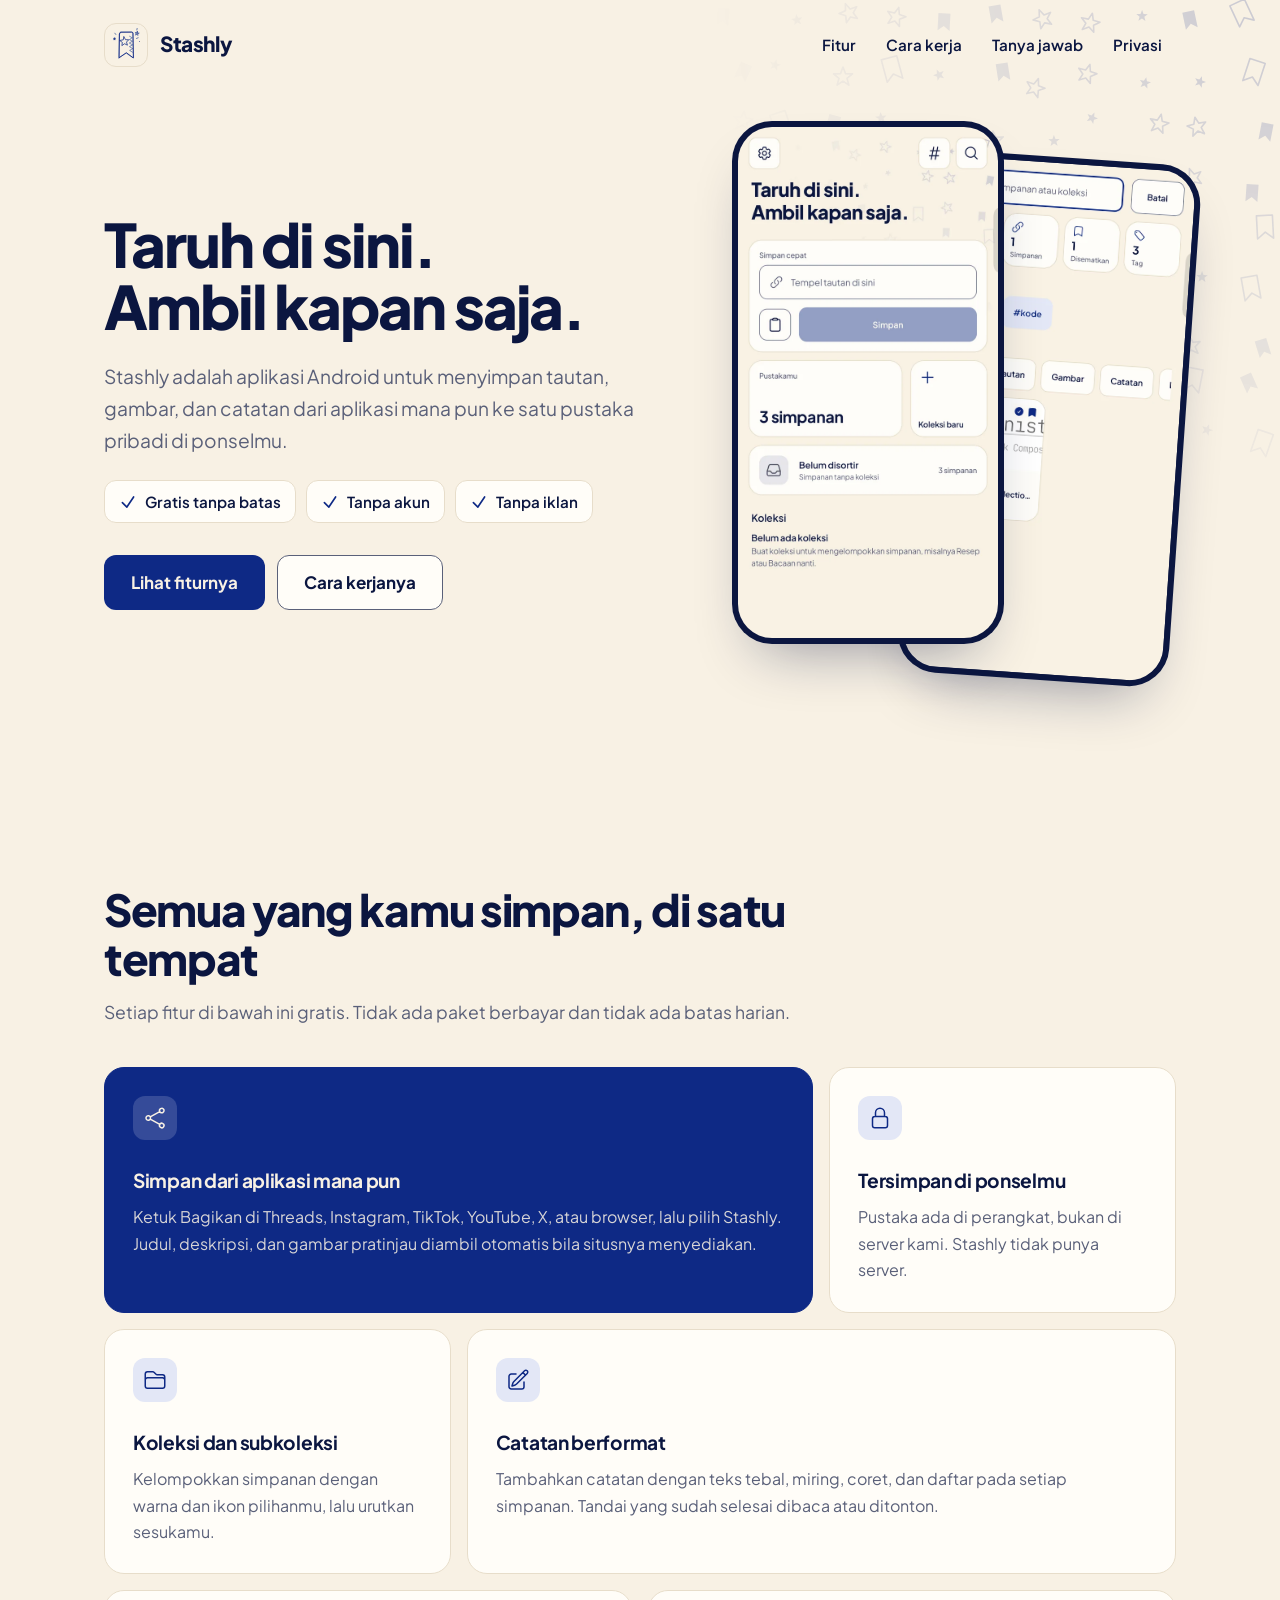
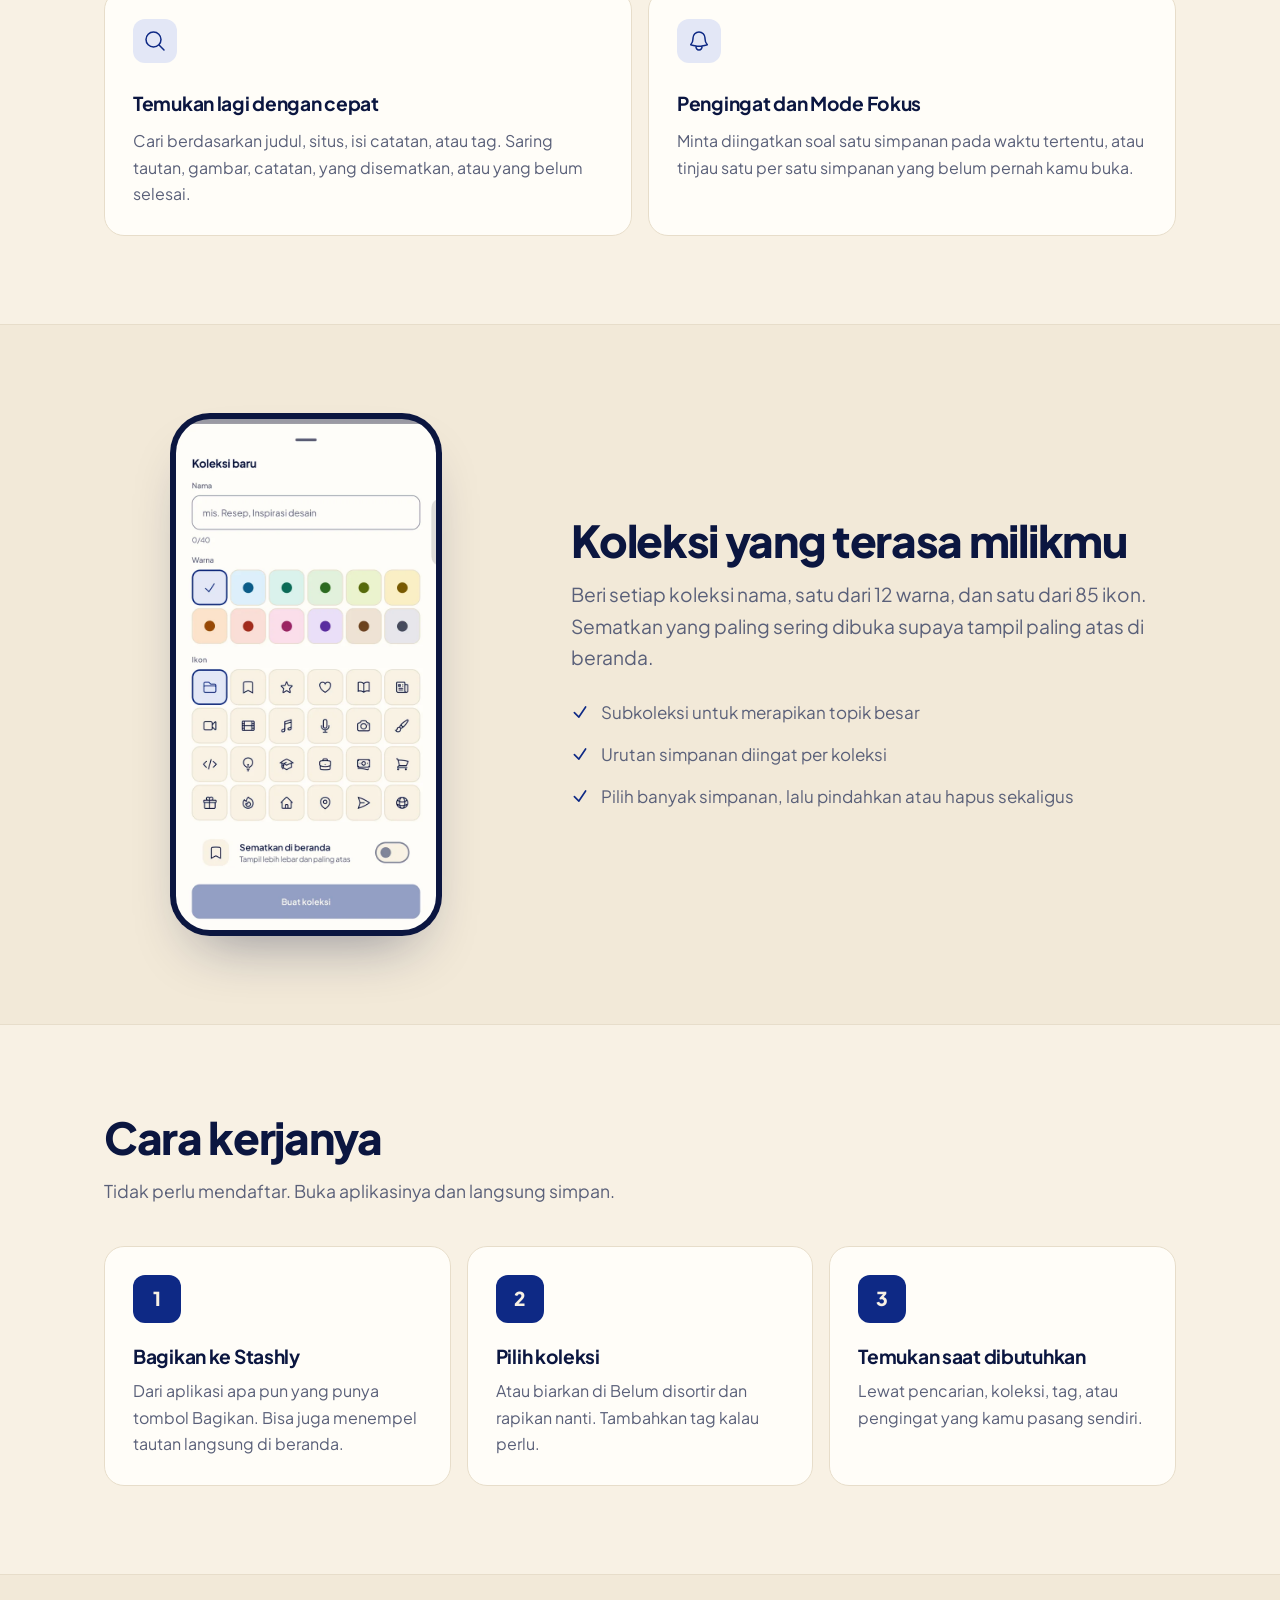
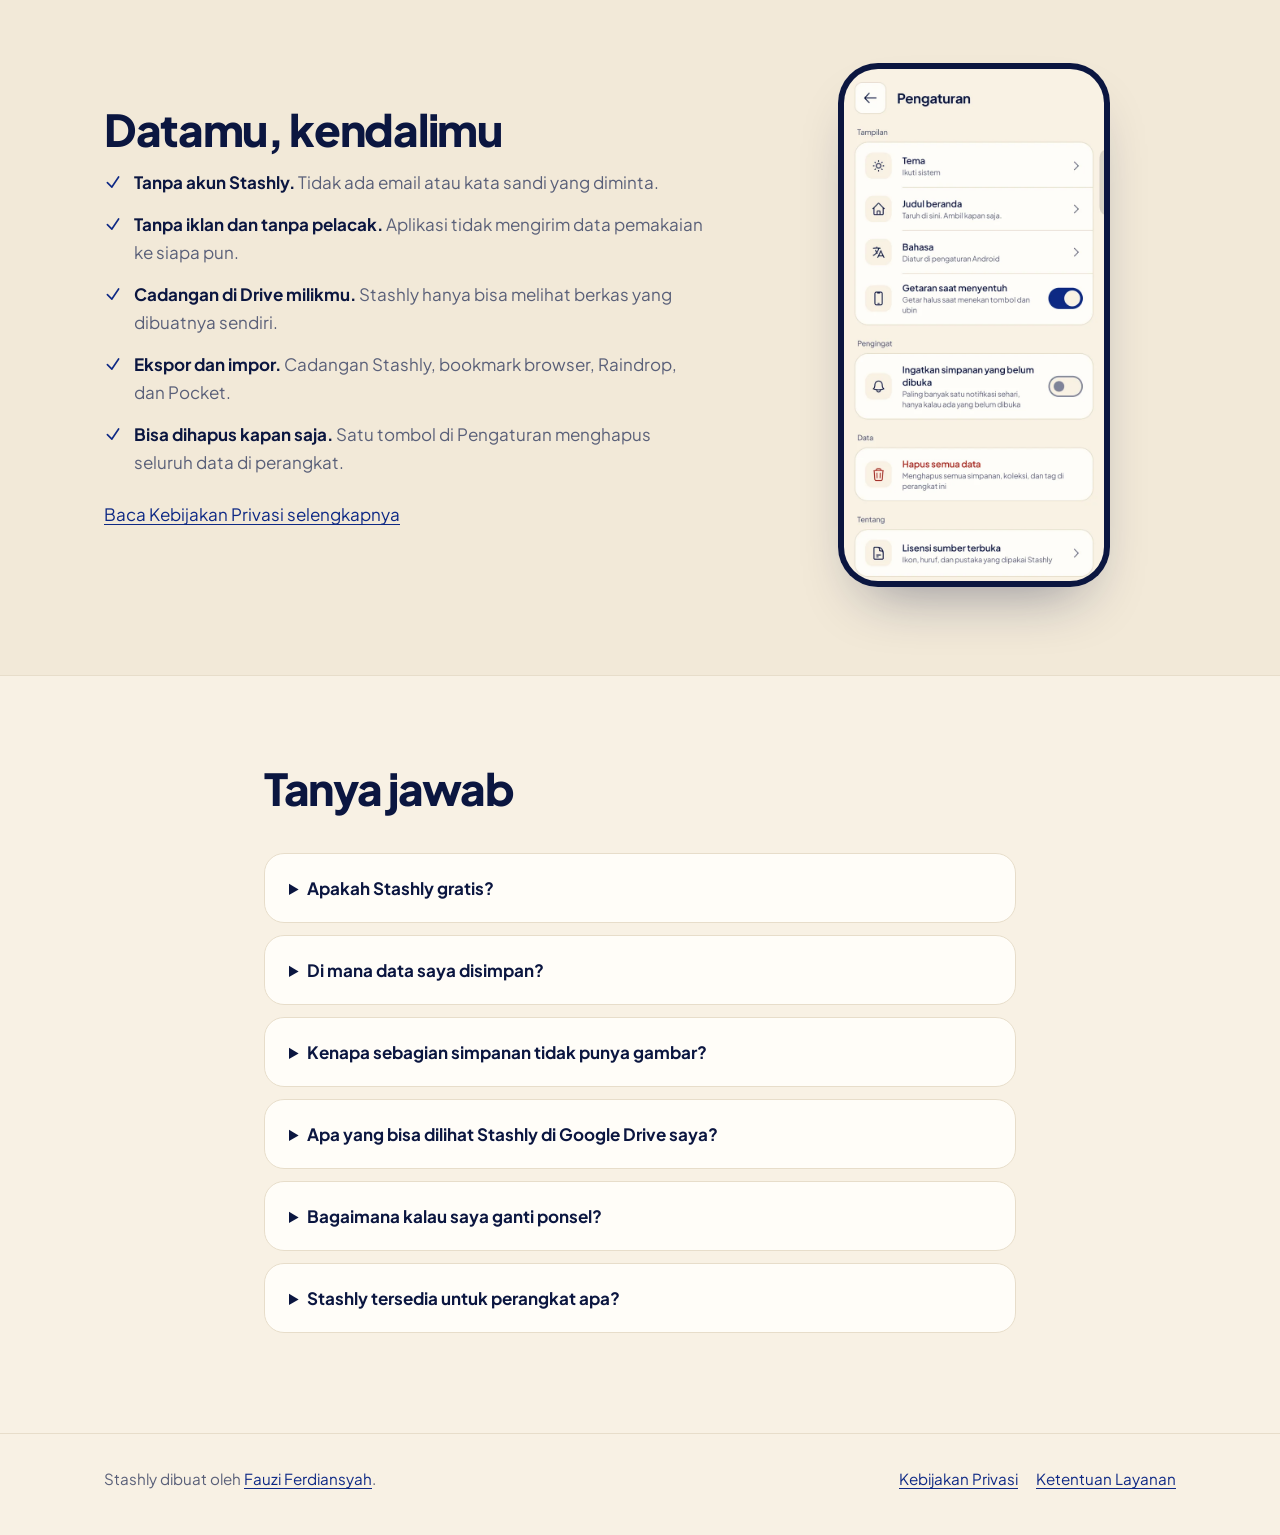
<file: index.html>
<!doctype html>
<html lang="id">
<head>
<meta charset="utf-8">
<meta name="viewport" content="width=device-width, initial-scale=1">
<title>Stashly: simpan tautan dari aplikasi mana pun, gratis</title>
<meta name="description" content="Aplikasi Android untuk menyimpan tautan, gambar, dan catatan dari Threads, Instagram, TikTok, YouTube, dan browser ke pustaka pribadi di ponselmu. Gratis, tanpa akun, tanpa iklan.">
<meta name="author" content="Fauzi Ferdiansyah">
<meta name="robots" content="index, follow">
<link rel="canonical" href="https://fauzi.is-a.dev/stashly/">
<meta property="og:site_name" content="Stashly">
<meta property="og:locale" content="id_ID">
<meta property="og:type" content="website">
<meta property="og:url" content="https://fauzi.is-a.dev/stashly/">
<meta property="og:title" content="Stashly: simpan tautan dari aplikasi mana pun, gratis">
<meta property="og:description" content="Aplikasi Android untuk menyimpan tautan, gambar, dan catatan dari Threads, Instagram, TikTok, YouTube, dan browser ke pustaka pribadi di ponselmu. Gratis, tanpa akun, tanpa iklan.">
<meta property="og:image" content="https://fauzi.is-a.dev/stashly/assets/og.png">
<meta property="og:image:width" content="1200">
<meta property="og:image:height" content="630">
<meta property="og:image:alt" content="Beranda aplikasi Stashly di ponsel Android">
<meta name="twitter:card" content="summary_large_image">
<meta name="twitter:title" content="Stashly: simpan tautan dari aplikasi mana pun, gratis">
<meta name="twitter:description" content="Aplikasi Android untuk menyimpan tautan, gambar, dan catatan dari Threads, Instagram, TikTok, YouTube, dan browser ke pustaka pribadi di ponselmu. Gratis, tanpa akun, tanpa iklan.">
<meta name="twitter:image" content="https://fauzi.is-a.dev/stashly/assets/og.png">
<meta name="theme-color" content="#f8f1e4" media="(prefers-color-scheme: light)">
<meta name="theme-color" content="#0d0f14" media="(prefers-color-scheme: dark)">
<link rel="icon" type="image/svg+xml" href="assets/stashly-mark.svg">
<link rel="preload" href="assets/plus-jakarta-sans.ttf" as="font" type="font/ttf" crossorigin>
<link rel="stylesheet" href="assets/aos.css">
<link rel="stylesheet" href="styles.css">
<noscript><style>[data-aos]{opacity:1!important;transform:none!important}</style></noscript>
<script type="application/ld+json">{"@context": "https://schema.org", "@type": "SoftwareApplication", "name": "Stashly", "operatingSystem": "Android 8.0+", "applicationCategory": "ProductivityApplication", "description": "Aplikasi Android untuk menyimpan tautan, gambar, dan catatan dari aplikasi mana pun ke pustaka pribadi di ponsel.", "url": "https://fauzi.is-a.dev/stashly/", "image": "https://fauzi.is-a.dev/stashly/assets/og.png", "inLanguage": ["id", "en"], "offers": {"@type": "Offer", "price": "0", "priceCurrency": "IDR"}, "author": {"@type": "Person", "name": "Fauzi Ferdiansyah", "url": "https://fauzi.is-a.dev/"}}</script>
<script type="application/ld+json">{"@context": "https://schema.org", "@type": "FAQPage", "mainEntity": [{"@type": "Question", "name": "Apakah Stashly gratis?", "acceptedAnswer": {"@type": "Answer", "text": "Ya. Semua fiturnya gratis, tanpa paket berbayar dan tanpa batas jumlah simpanan, gambar, atau koleksi."}}, {"@type": "Question", "name": "Di mana data saya disimpan?", "acceptedAnswer": {"@type": "Answer", "text": "Di ponselmu. Kalau kamu menyambungkan Google Drive, salinannya juga disimpan di folder Stashly pada Drive milikmu sendiri."}}, {"@type": "Question", "name": "Kenapa sebagian simpanan tidak punya gambar?", "acceptedAnswer": {"@type": "Answer", "text": "Beberapa situs, misalnya Instagram, tidak memberikan pratinjau tanpa login. Untuk simpanan seperti itu Stashly menampilkan logo dan warna situsnya, dan kamu bisa memasang gambar sendiri."}}, {"@type": "Question", "name": "Apa yang bisa dilihat Stashly di Google Drive saya?", "acceptedAnswer": {"@type": "Answer", "text": "Hanya berkas yang dibuat Stashly sendiri, yaitu folder Stashly beserta isinya. Berkas lain di Drive tidak bisa dibaca aplikasi ini."}}, {"@type": "Question", "name": "Bagaimana kalau saya ganti ponsel?", "acceptedAnswer": {"@type": "Answer", "text": "Sinkronkan lewat Google Drive di ponsel lama lalu sambungkan akun yang sama di ponsel baru, atau ekspor ke berkas cadangan dan impor di ponsel baru."}}, {"@type": "Question", "name": "Stashly tersedia untuk perangkat apa?", "acceptedAnswer": {"@type": "Answer", "text": "Untuk ponsel Android versi 8.0 ke atas."}}]}</script>
</head>
<body>
<a class="skip" href="#isi">Langsung ke isi</a>
<header class="site">
  <div class="wrap">
    <a class="brand" href="./"><img src="assets/stashly-mark.svg" alt="" width="40" height="40">Stashly</a>
    <nav aria-label="Utama">
      <ul>
        <li class="optional"><a href="#fitur">Fitur</a></li>
        <li class="optional"><a href="#cara">Cara kerja</a></li>
        <li><a href="#tanya">Tanya jawab</a></li>
        <li><a href="privacy/">Privasi</a></li>
      </ul>
    </nav>
  </div>
</header>
<main id="isi">
<section class="hero">
  <svg class="backdrop" viewBox="0 0 640 470" preserveAspectRatio="xMaxYMin slice" aria-hidden="true"><path transform="translate(602 14) rotate(-25)" d="M-8.0 -11.6H8.0V11.6L0 5.2L-8.0 11.6Z" fill="none" stroke="currentColor" stroke-width="1.6" stroke-linejoin="round"/><path transform="translate(550 21) rotate(-12)" d="M-6.0 -8.7H6.0V8.7L0 3.9L-6.0 8.7Z" fill="currentColor"/><path transform="translate(502 17) rotate(1)" d="M0.0 -6.0L1.5 -2.0L5.7 -1.9L2.4 0.8L3.5 4.9L0.0 2.5L-3.5 4.9L-2.4 0.8L-5.7 -1.9L-1.5 -2.0Z" fill="currentColor"/><path transform="translate(450 24) rotate(14)" d="M0.0 -10.0L2.5 -3.4L9.5 -3.1L4.0 1.3L5.9 8.1L0.0 4.2L-5.9 8.1L-4.0 1.3L-9.5 -3.1L-2.5 -3.4Z" fill="none" stroke="currentColor" stroke-width="1.6" stroke-linejoin="round"/><path transform="translate(403 20) rotate(-23)" d="M0.0 -10.0L2.5 -3.4L9.5 -3.1L4.0 1.3L5.9 8.1L0.0 4.2L-5.9 8.1L-4.0 1.3L-9.5 -3.1L-2.5 -3.4Z" fill="none" stroke="currentColor" stroke-width="1.6" stroke-linejoin="round"/><path transform="translate(356 15) rotate(-10)" d="M-6.0 -8.7H6.0V8.7L0 3.9L-6.0 8.7Z" fill="currentColor"/><path transform="translate(304 23) rotate(3)" d="M-6.0 -8.7H6.0V8.7L0 3.9L-6.0 8.7Z" fill="currentColor"/><path transform="translate(256 18) rotate(16)" d="M0.0 -10.0L2.5 -3.4L9.5 -3.1L4.0 1.3L5.9 8.1L0.0 4.2L-5.9 8.1L-4.0 1.3L-9.5 -3.1L-2.5 -3.4Z" fill="none" stroke="currentColor" stroke-width="1.6" stroke-linejoin="round"/><path transform="translate(209 14) rotate(-21)" d="M0.0 -10.0L2.5 -3.4L9.5 -3.1L4.0 1.3L5.9 8.1L0.0 4.2L-5.9 8.1L-4.0 1.3L-9.5 -3.1L-2.5 -3.4Z" fill="none" stroke="currentColor" stroke-width="1.6" stroke-linejoin="round"/><path transform="translate(157 21) rotate(-8)" d="M0.0 -6.0L1.5 -2.0L5.7 -1.9L2.4 0.8L3.5 4.9L0.0 2.5L-3.5 4.9L-2.4 0.8L-5.7 -1.9L-1.5 -2.0Z" fill="currentColor"/><path transform="translate(83 18) rotate(5)" d="M-6.0 -8.7H6.0V8.7L0 3.9L-6.0 8.7Z" fill="currentColor"/><path transform="translate(36 14) rotate(18)" d="M0.0 -10.0L2.5 -3.4L9.5 -3.1L4.0 1.3L5.9 8.1L0.0 4.2L-5.9 8.1L-4.0 1.3L-9.5 -3.1L-2.5 -3.4Z" fill="none" stroke="currentColor" stroke-width="1.6" stroke-linejoin="round"/><path transform="translate(614 73) rotate(18)" d="M-8.0 -11.6H8.0V11.6L0 5.2L-8.0 11.6Z" fill="none" stroke="currentColor" stroke-width="1.6" stroke-linejoin="round"/><path transform="translate(560 83) rotate(19)" d="M0.0 -6.0L1.5 -2.0L5.7 -1.9L2.4 0.8L3.5 4.9L0.0 2.5L-3.5 4.9L-2.4 0.8L-5.7 -1.9L-1.5 -2.0Z" fill="currentColor"/><path transform="translate(505 84) rotate(12)" d="M0.0 -6.0L1.5 -2.0L5.7 -1.9L2.4 0.8L3.5 4.9L0.0 2.5L-3.5 4.9L-2.4 0.8L-5.7 -1.9L-1.5 -2.0Z" fill="currentColor"/><path transform="translate(447 75) rotate(17)" d="M0.0 -10.0L2.5 -3.4L9.5 -3.1L4.0 1.3L5.9 8.1L0.0 4.2L-5.9 8.1L-4.0 1.3L-9.5 -3.1L-2.5 -3.4Z" fill="none" stroke="currentColor" stroke-width="1.6" stroke-linejoin="round"/><path transform="translate(395 89) rotate(20)" d="M0.0 -10.0L2.5 -3.4L9.5 -3.1L4.0 1.3L5.9 8.1L0.0 4.2L-5.9 8.1L-4.0 1.3L-9.5 -3.1L-2.5 -3.4Z" fill="none" stroke="currentColor" stroke-width="1.6" stroke-linejoin="round"/><path transform="translate(363 73) rotate(-9)" d="M-6.0 -8.7H6.0V8.7L0 3.9L-6.0 8.7Z" fill="currentColor"/><path transform="translate(299 76) rotate(-22)" d="M0.0 -6.0L1.5 -2.0L5.7 -1.9L2.4 0.8L3.5 4.9L0.0 2.5L-3.5 4.9L-2.4 0.8L-5.7 -1.9L-1.5 -2.0Z" fill="currentColor"/><path transform="translate(252 70) rotate(-15)" d="M-8.0 -11.6H8.0V11.6L0 5.2L-8.0 11.6Z" fill="none" stroke="currentColor" stroke-width="1.6" stroke-linejoin="round"/><path transform="translate(203 78) rotate(0)" d="M0.0 -10.0L2.5 -3.4L9.5 -3.1L4.0 1.3L5.9 8.1L0.0 4.2L-5.9 8.1L-4.0 1.3L-9.5 -3.1L-2.5 -3.4Z" fill="none" stroke="currentColor" stroke-width="1.6" stroke-linejoin="round"/><path transform="translate(135 66) rotate(15)" d="M0.0 -6.0L1.5 -2.0L5.7 -1.9L2.4 0.8L3.5 4.9L0.0 2.5L-3.5 4.9L-2.4 0.8L-5.7 -1.9L-1.5 -2.0Z" fill="currentColor"/><path transform="translate(103 73) rotate(24)" d="M-6.0 -8.7H6.0V8.7L0 3.9L-6.0 8.7Z" fill="currentColor"/><path transform="translate(44 75) rotate(-25)" d="M0.0 -10.0L2.5 -3.4L9.5 -3.1L4.0 1.3L5.9 8.1L0.0 4.2L-5.9 8.1L-4.0 1.3L-9.5 -3.1L-2.5 -3.4Z" fill="none" stroke="currentColor" stroke-width="1.6" stroke-linejoin="round"/><path transform="translate(626 133) rotate(11)" d="M-6.0 -8.7H6.0V8.7L0 3.9L-6.0 8.7Z" fill="currentColor"/><path transform="translate(557 128) rotate(-12)" d="M0.0 -10.0L2.5 -3.4L9.5 -3.1L4.0 1.3L5.9 8.1L0.0 4.2L-5.9 8.1L-4.0 1.3L-9.5 -3.1L-2.5 -3.4Z" fill="none" stroke="currentColor" stroke-width="1.6" stroke-linejoin="round"/><path transform="translate(519 125) rotate(13)" d="M0.0 -10.0L2.5 -3.4L9.5 -3.1L4.0 1.3L5.9 8.1L0.0 4.2L-5.9 8.1L-4.0 1.3L-9.5 -3.1L-2.5 -3.4Z" fill="none" stroke="currentColor" stroke-width="1.6" stroke-linejoin="round"/><path transform="translate(452 119) rotate(24)" d="M0.0 -6.0L1.5 -2.0L5.7 -1.9L2.4 0.8L3.5 4.9L0.0 2.5L-3.5 4.9L-2.4 0.8L-5.7 -1.9L-1.5 -2.0Z" fill="currentColor"/><path transform="translate(414 142) rotate(-1)" d="M0.0 -6.0L1.5 -2.0L5.7 -1.9L2.4 0.8L3.5 4.9L0.0 2.5L-3.5 4.9L-2.4 0.8L-5.7 -1.9L-1.5 -2.0Z" fill="currentColor"/><path transform="translate(354 142) rotate(-6)" d="M0.0 -10.0L2.5 -3.4L9.5 -3.1L4.0 1.3L5.9 8.1L0.0 4.2L-5.9 8.1L-4.0 1.3L-9.5 -3.1L-2.5 -3.4Z" fill="none" stroke="currentColor" stroke-width="1.6" stroke-linejoin="round"/><path transform="translate(293 136) rotate(9)" d="M0.0 -10.0L2.5 -3.4L9.5 -3.1L4.0 1.3L5.9 8.1L0.0 4.2L-5.9 8.1L-4.0 1.3L-9.5 -3.1L-2.5 -3.4Z" fill="none" stroke="currentColor" stroke-width="1.6" stroke-linejoin="round"/><path transform="translate(241 119) rotate(-6)" d="M0.0 -6.0L1.5 -2.0L5.7 -1.9L2.4 0.8L3.5 4.9L0.0 2.5L-3.5 4.9L-2.4 0.8L-5.7 -1.9L-1.5 -2.0Z" fill="currentColor"/><path transform="translate(193 125) rotate(15)" d="M-6.0 -8.7H6.0V8.7L0 3.9L-6.0 8.7Z" fill="currentColor"/><path transform="translate(141 125) rotate(-18)" d="M-8.0 -11.6H8.0V11.6L0 5.2L-8.0 11.6Z" fill="none" stroke="currentColor" stroke-width="1.6" stroke-linejoin="round"/><path transform="translate(103 122) rotate(7)" d="M0.0 -10.0L2.5 -3.4L9.5 -3.1L4.0 1.3L5.9 8.1L0.0 4.2L-5.9 8.1L-4.0 1.3L-9.5 -3.1L-2.5 -3.4Z" fill="none" stroke="currentColor" stroke-width="1.6" stroke-linejoin="round"/><path transform="translate(40 142) rotate(4)" d="M-6.0 -8.7H6.0V8.7L0 3.9L-6.0 8.7Z" fill="currentColor"/><path transform="translate(612 194) rotate(4)" d="M-6.0 -8.7H6.0V8.7L0 3.9L-6.0 8.7Z" fill="currentColor"/><path transform="translate(553 179) rotate(-21)" d="M0.0 -10.0L2.5 -3.4L9.5 -3.1L4.0 1.3L5.9 8.1L0.0 4.2L-5.9 8.1L-4.0 1.3L-9.5 -3.1L-2.5 -3.4Z" fill="none" stroke="currentColor" stroke-width="1.6" stroke-linejoin="round"/><path transform="translate(504 190) rotate(0)" d="M-8.0 -11.6H8.0V11.6L0 5.2L-8.0 11.6Z" fill="none" stroke="currentColor" stroke-width="1.6" stroke-linejoin="round"/><path transform="translate(466 190) rotate(9)" d="M-6.0 -8.7H6.0V8.7L0 3.9L-6.0 8.7Z" fill="currentColor"/><path transform="translate(408 182) rotate(-2)" d="M-6.0 -8.7H6.0V8.7L0 3.9L-6.0 8.7Z" fill="currentColor"/><path transform="translate(360 191) rotate(3)" d="M-8.0 -11.6H8.0V11.6L0 5.2L-8.0 11.6Z" fill="none" stroke="currentColor" stroke-width="1.6" stroke-linejoin="round"/><path transform="translate(297 182) rotate(16)" d="M-8.0 -11.6H8.0V11.6L0 5.2L-8.0 11.6Z" fill="none" stroke="currentColor" stroke-width="1.6" stroke-linejoin="round"/><path transform="translate(250 174) rotate(1)" d="M0.0 -6.0L1.5 -2.0L5.7 -1.9L2.4 0.8L3.5 4.9L0.0 2.5L-3.5 4.9L-2.4 0.8L-5.7 -1.9L-1.5 -2.0Z" fill="currentColor"/><path transform="translate(195 184) rotate(-16)" d="M-6.0 -8.7H6.0V8.7L0 3.9L-6.0 8.7Z" fill="currentColor"/><path transform="translate(149 179) rotate(-13)" d="M0.0 -10.0L2.5 -3.4L9.5 -3.1L4.0 1.3L5.9 8.1L0.0 4.2L-5.9 8.1L-4.0 1.3L-9.5 -3.1L-2.5 -3.4Z" fill="none" stroke="currentColor" stroke-width="1.6" stroke-linejoin="round"/><path transform="translate(85 179) rotate(18)" d="M-8.0 -11.6H8.0V11.6L0 5.2L-8.0 11.6Z" fill="none" stroke="currentColor" stroke-width="1.6" stroke-linejoin="round"/><path transform="translate(47 179) rotate(-23)" d="M-6.0 -8.7H6.0V8.7L0 3.9L-6.0 8.7Z" fill="currentColor"/><path transform="translate(625 228) rotate(-3)" d="M-8.0 -11.6H8.0V11.6L0 5.2L-8.0 11.6Z" fill="none" stroke="currentColor" stroke-width="1.6" stroke-linejoin="round"/><path transform="translate(551 222) rotate(4)" d="M-6.0 -8.7H6.0V8.7L0 3.9L-6.0 8.7Z" fill="currentColor"/><path transform="translate(513 243) rotate(1)" d="M0.0 -6.0L1.5 -2.0L5.7 -1.9L2.4 0.8L3.5 4.9L0.0 2.5L-3.5 4.9L-2.4 0.8L-5.7 -1.9L-1.5 -2.0Z" fill="currentColor"/><path transform="translate(456 234) rotate(-4)" d="M0.0 -10.0L2.5 -3.4L9.5 -3.1L4.0 1.3L5.9 8.1L0.0 4.2L-5.9 8.1L-4.0 1.3L-9.5 -3.1L-2.5 -3.4Z" fill="none" stroke="currentColor" stroke-width="1.6" stroke-linejoin="round"/><path transform="translate(411 239) rotate(1)" d="M0.0 -10.0L2.5 -3.4L9.5 -3.1L4.0 1.3L5.9 8.1L0.0 4.2L-5.9 8.1L-4.0 1.3L-9.5 -3.1L-2.5 -3.4Z" fill="none" stroke="currentColor" stroke-width="1.6" stroke-linejoin="round"/><path transform="translate(362 234) rotate(2)" d="M0.0 -6.0L1.5 -2.0L5.7 -1.9L2.4 0.8L3.5 4.9L0.0 2.5L-3.5 4.9L-2.4 0.8L-5.7 -1.9L-1.5 -2.0Z" fill="currentColor"/><path transform="translate(307 239) rotate(23)" d="M-6.0 -8.7H6.0V8.7L0 3.9L-6.0 8.7Z" fill="currentColor"/><path transform="translate(261 243) rotate(-22)" d="M0.0 -10.0L2.5 -3.4L9.5 -3.1L4.0 1.3L5.9 8.1L0.0 4.2L-5.9 8.1L-4.0 1.3L-9.5 -3.1L-2.5 -3.4Z" fill="none" stroke="currentColor" stroke-width="1.6" stroke-linejoin="round"/><path transform="translate(204 234) rotate(23)" d="M0.0 -10.0L2.5 -3.4L9.5 -3.1L4.0 1.3L5.9 8.1L0.0 4.2L-5.9 8.1L-4.0 1.3L-9.5 -3.1L-2.5 -3.4Z" fill="none" stroke="currentColor" stroke-width="1.6" stroke-linejoin="round"/><path transform="translate(152 228) rotate(22)" d="M0.0 -6.0L1.5 -2.0L5.7 -1.9L2.4 0.8L3.5 4.9L0.0 2.5L-3.5 4.9L-2.4 0.8L-5.7 -1.9L-1.5 -2.0Z" fill="currentColor"/><path transform="translate(85 234) rotate(13)" d="M-6.0 -8.7H6.0V8.7L0 3.9L-6.0 8.7Z" fill="currentColor"/><path transform="translate(53 237) rotate(10)" d="M0.0 -10.0L2.5 -3.4L9.5 -3.1L4.0 1.3L5.9 8.1L0.0 4.2L-5.9 8.1L-4.0 1.3L-9.5 -3.1L-2.5 -3.4Z" fill="none" stroke="currentColor" stroke-width="1.6" stroke-linejoin="round"/><path transform="translate(611 289) rotate(-10)" d="M-8.0 -11.6H8.0V11.6L0 5.2L-8.0 11.6Z" fill="none" stroke="currentColor" stroke-width="1.6" stroke-linejoin="round"/><path transform="translate(562 278) rotate(1)" d="M0.0 -6.0L1.5 -2.0L5.7 -1.9L2.4 0.8L3.5 4.9L0.0 2.5L-3.5 4.9L-2.4 0.8L-5.7 -1.9L-1.5 -2.0Z" fill="currentColor"/><path transform="translate(507 284) rotate(-22)" d="M0.0 -6.0L1.5 -2.0L5.7 -1.9L2.4 0.8L3.5 4.9L0.0 2.5L-3.5 4.9L-2.4 0.8L-5.7 -1.9L-1.5 -2.0Z" fill="currentColor"/><path transform="translate(470 278) rotate(-19)" d="M0.0 -10.0L2.5 -3.4L9.5 -3.1L4.0 1.3L5.9 8.1L0.0 4.2L-5.9 8.1L-4.0 1.3L-9.5 -3.1L-2.5 -3.4Z" fill="none" stroke="currentColor" stroke-width="1.6" stroke-linejoin="round"/><path transform="translate(406 294) rotate(4)" d="M0.0 -10.0L2.5 -3.4L9.5 -3.1L4.0 1.3L5.9 8.1L0.0 4.2L-5.9 8.1L-4.0 1.3L-9.5 -3.1L-2.5 -3.4Z" fill="none" stroke="currentColor" stroke-width="1.6" stroke-linejoin="round"/><path transform="translate(352 288) rotate(13)" d="M-6.0 -8.7H6.0V8.7L0 3.9L-6.0 8.7Z" fill="currentColor"/><path transform="translate(311 280) rotate(-4)" d="M0.0 -6.0L1.5 -2.0L5.7 -1.9L2.4 0.8L3.5 4.9L0.0 2.5L-3.5 4.9L-2.4 0.8L-5.7 -1.9L-1.5 -2.0Z" fill="currentColor"/><path transform="translate(247 288) rotate(23)" d="M0.0 -10.0L2.5 -3.4L9.5 -3.1L4.0 1.3L5.9 8.1L0.0 4.2L-5.9 8.1L-4.0 1.3L-9.5 -3.1L-2.5 -3.4Z" fill="none" stroke="currentColor" stroke-width="1.6" stroke-linejoin="round"/><path transform="translate(198 288) rotate(-14)" d="M0.0 -10.0L2.5 -3.4L9.5 -3.1L4.0 1.3L5.9 8.1L0.0 4.2L-5.9 8.1L-4.0 1.3L-9.5 -3.1L-2.5 -3.4Z" fill="none" stroke="currentColor" stroke-width="1.6" stroke-linejoin="round"/><path transform="translate(157 280) rotate(-25)" d="M0.0 -6.0L1.5 -2.0L5.7 -1.9L2.4 0.8L3.5 4.9L0.0 2.5L-3.5 4.9L-2.4 0.8L-5.7 -1.9L-1.5 -2.0Z" fill="currentColor"/><path transform="translate(86 277) rotate(-10)" d="M-6.0 -8.7H6.0V8.7L0 3.9L-6.0 8.7Z" fill="currentColor"/><path transform="translate(51 283) rotate(-9)" d="M0.0 -10.0L2.5 -3.4L9.5 -3.1L4.0 1.3L5.9 8.1L0.0 4.2L-5.9 8.1L-4.0 1.3L-9.5 -3.1L-2.5 -3.4Z" fill="none" stroke="currentColor" stroke-width="1.6" stroke-linejoin="round"/><path transform="translate(623 349) rotate(-17)" d="M-6.0 -8.7H6.0V8.7L0 3.9L-6.0 8.7Z" fill="currentColor"/><path transform="translate(551 347) rotate(-8)" d="M0.0 -10.0L2.5 -3.4L9.5 -3.1L4.0 1.3L5.9 8.1L0.0 4.2L-5.9 8.1L-4.0 1.3L-9.5 -3.1L-2.5 -3.4Z" fill="none" stroke="currentColor" stroke-width="1.6" stroke-linejoin="round"/><path transform="translate(504 344) rotate(-17)" d="M0.0 -10.0L2.5 -3.4L9.5 -3.1L4.0 1.3L5.9 8.1L0.0 4.2L-5.9 8.1L-4.0 1.3L-9.5 -3.1L-2.5 -3.4Z" fill="none" stroke="currentColor" stroke-width="1.6" stroke-linejoin="round"/><path transform="translate(450 338) rotate(14)" d="M0.0 -6.0L1.5 -2.0L5.7 -1.9L2.4 0.8L3.5 4.9L0.0 2.5L-3.5 4.9L-2.4 0.8L-5.7 -1.9L-1.5 -2.0Z" fill="currentColor"/><path transform="translate(406 340) rotate(-25)" d="M-6.0 -8.7H6.0V8.7L0 3.9L-6.0 8.7Z" fill="currentColor"/><path transform="translate(342 346) rotate(-4)" d="M0.0 -10.0L2.5 -3.4L9.5 -3.1L4.0 1.3L5.9 8.1L0.0 4.2L-5.9 8.1L-4.0 1.3L-9.5 -3.1L-2.5 -3.4Z" fill="none" stroke="currentColor" stroke-width="1.6" stroke-linejoin="round"/><path transform="translate(304 341) rotate(-7)" d="M-8.0 -11.6H8.0V11.6L0 5.2L-8.0 11.6Z" fill="none" stroke="currentColor" stroke-width="1.6" stroke-linejoin="round"/><path transform="translate(244 343) rotate(16)" d="M0.0 -6.0L1.5 -2.0L5.7 -1.9L2.4 0.8L3.5 4.9L0.0 2.5L-3.5 4.9L-2.4 0.8L-5.7 -1.9L-1.5 -2.0Z" fill="currentColor"/><path transform="translate(192 340) rotate(21)" d="M0.0 -6.0L1.5 -2.0L5.7 -1.9L2.4 0.8L3.5 4.9L0.0 2.5L-3.5 4.9L-2.4 0.8L-5.7 -1.9L-1.5 -2.0Z" fill="currentColor"/><path transform="translate(141 344) rotate(-16)" d="M0.0 -10.0L2.5 -3.4L9.5 -3.1L4.0 1.3L5.9 8.1L0.0 4.2L-5.9 8.1L-4.0 1.3L-9.5 -3.1L-2.5 -3.4Z" fill="none" stroke="currentColor" stroke-width="1.6" stroke-linejoin="round"/><path transform="translate(97 332) rotate(-19)" d="M0.0 -10.0L2.5 -3.4L9.5 -3.1L4.0 1.3L5.9 8.1L0.0 4.2L-5.9 8.1L-4.0 1.3L-9.5 -3.1L-2.5 -3.4Z" fill="none" stroke="currentColor" stroke-width="1.6" stroke-linejoin="round"/><path transform="translate(42 326) rotate(0)" d="M0.0 -6.0L1.5 -2.0L5.7 -1.9L2.4 0.8L3.5 4.9L0.0 2.5L-3.5 4.9L-2.4 0.8L-5.7 -1.9L-1.5 -2.0Z" fill="currentColor"/><path transform="translate(609 384) rotate(-24)" d="M-6.0 -8.7H6.0V8.7L0 3.9L-6.0 8.7Z" fill="currentColor"/><path transform="translate(553 381) rotate(11)" d="M-8.0 -11.6H8.0V11.6L0 5.2L-8.0 11.6Z" fill="none" stroke="currentColor" stroke-width="1.6" stroke-linejoin="round"/><path transform="translate(519 384) rotate(24)" d="M0.0 -10.0L2.5 -3.4L9.5 -3.1L4.0 1.3L5.9 8.1L0.0 4.2L-5.9 8.1L-4.0 1.3L-9.5 -3.1L-2.5 -3.4Z" fill="none" stroke="currentColor" stroke-width="1.6" stroke-linejoin="round"/><path transform="translate(449 396) rotate(-19)" d="M0.0 -6.0L1.5 -2.0L5.7 -1.9L2.4 0.8L3.5 4.9L0.0 2.5L-3.5 4.9L-2.4 0.8L-5.7 -1.9L-1.5 -2.0Z" fill="currentColor"/><path transform="translate(415 392) rotate(-8)" d="M0.0 -6.0L1.5 -2.0L5.7 -1.9L2.4 0.8L3.5 4.9L0.0 2.5L-3.5 4.9L-2.4 0.8L-5.7 -1.9L-1.5 -2.0Z" fill="currentColor"/><path transform="translate(359 384) rotate(-7)" d="M0.0 -10.0L2.5 -3.4L9.5 -3.1L4.0 1.3L5.9 8.1L0.0 4.2L-5.9 8.1L-4.0 1.3L-9.5 -3.1L-2.5 -3.4Z" fill="none" stroke="currentColor" stroke-width="1.6" stroke-linejoin="round"/><path transform="translate(294 385) rotate(2)" d="M0.0 -10.0L2.5 -3.4L9.5 -3.1L4.0 1.3L5.9 8.1L0.0 4.2L-5.9 8.1L-4.0 1.3L-9.5 -3.1L-2.5 -3.4Z" fill="none" stroke="currentColor" stroke-width="1.6" stroke-linejoin="round"/><path transform="translate(259 384) rotate(7)" d="M0.0 -6.0L1.5 -2.0L5.7 -1.9L2.4 0.8L3.5 4.9L0.0 2.5L-3.5 4.9L-2.4 0.8L-5.7 -1.9L-1.5 -2.0Z" fill="currentColor"/><path transform="translate(201 379) rotate(2)" d="M-6.0 -8.7H6.0V8.7L0 3.9L-6.0 8.7Z" fill="currentColor"/><path transform="translate(143 385) rotate(5)" d="M0.0 -10.0L2.5 -3.4L9.5 -3.1L4.0 1.3L5.9 8.1L0.0 4.2L-5.9 8.1L-4.0 1.3L-9.5 -3.1L-2.5 -3.4Z" fill="none" stroke="currentColor" stroke-width="1.6" stroke-linejoin="round"/><path transform="translate(103 388) rotate(8)" d="M0.0 -10.0L2.5 -3.4L9.5 -3.1L4.0 1.3L5.9 8.1L0.0 4.2L-5.9 8.1L-4.0 1.3L-9.5 -3.1L-2.5 -3.4Z" fill="none" stroke="currentColor" stroke-width="1.6" stroke-linejoin="round"/><path transform="translate(53 385) rotate(3)" d="M-6.0 -8.7H6.0V8.7L0 3.9L-6.0 8.7Z" fill="currentColor"/><path transform="translate(622 444) rotate(19)" d="M-8.0 -11.6H8.0V11.6L0 5.2L-8.0 11.6Z" fill="none" stroke="currentColor" stroke-width="1.6" stroke-linejoin="round"/><path transform="translate(567 431) rotate(20)" d="M0.0 -6.0L1.5 -2.0L5.7 -1.9L2.4 0.8L3.5 4.9L0.0 2.5L-3.5 4.9L-2.4 0.8L-5.7 -1.9L-1.5 -2.0Z" fill="currentColor"/><path transform="translate(505 444) rotate(-17)" d="M0.0 -6.0L1.5 -2.0L5.7 -1.9L2.4 0.8L3.5 4.9L0.0 2.5L-3.5 4.9L-2.4 0.8L-5.7 -1.9L-1.5 -2.0Z" fill="currentColor"/><path transform="translate(453 439) rotate(10)" d="M0.0 -10.0L2.5 -3.4L9.5 -3.1L4.0 1.3L5.9 8.1L0.0 4.2L-5.9 8.1L-4.0 1.3L-9.5 -3.1L-2.5 -3.4Z" fill="none" stroke="currentColor" stroke-width="1.6" stroke-linejoin="round"/><path transform="translate(403 436) rotate(-23)" d="M0.0 -10.0L2.5 -3.4L9.5 -3.1L4.0 1.3L5.9 8.1L0.0 4.2L-5.9 8.1L-4.0 1.3L-9.5 -3.1L-2.5 -3.4Z" fill="none" stroke="currentColor" stroke-width="1.6" stroke-linejoin="round"/><path transform="translate(357 430) rotate(24)" d="M0.0 -6.0L1.5 -2.0L5.7 -1.9L2.4 0.8L3.5 4.9L0.0 2.5L-3.5 4.9L-2.4 0.8L-5.7 -1.9L-1.5 -2.0Z" fill="currentColor"/><path transform="translate(290 444) rotate(17)" d="M0.0 -6.0L1.5 -2.0L5.7 -1.9L2.4 0.8L3.5 4.9L0.0 2.5L-3.5 4.9L-2.4 0.8L-5.7 -1.9L-1.5 -2.0Z" fill="currentColor"/><path transform="translate(239 440) rotate(-16)" d="M0.0 -10.0L2.5 -3.4L9.5 -3.1L4.0 1.3L5.9 8.1L0.0 4.2L-5.9 8.1L-4.0 1.3L-9.5 -3.1L-2.5 -3.4Z" fill="none" stroke="currentColor" stroke-width="1.6" stroke-linejoin="round"/><path transform="translate(198 453) rotate(-23)" d="M-8.0 -11.6H8.0V11.6L0 5.2L-8.0 11.6Z" fill="none" stroke="currentColor" stroke-width="1.6" stroke-linejoin="round"/><path transform="translate(151 448) rotate(-10)" d="M0.0 -6.0L1.5 -2.0L5.7 -1.9L2.4 0.8L3.5 4.9L0.0 2.5L-3.5 4.9L-2.4 0.8L-5.7 -1.9L-1.5 -2.0Z" fill="currentColor"/><path transform="translate(100 444) rotate(-21)" d="M0.0 -6.0L1.5 -2.0L5.7 -1.9L2.4 0.8L3.5 4.9L0.0 2.5L-3.5 4.9L-2.4 0.8L-5.7 -1.9L-1.5 -2.0Z" fill="currentColor"/><path transform="translate(50 454) rotate(10)" d="M-8.0 -11.6H8.0V11.6L0 5.2L-8.0 11.6Z" fill="none" stroke="currentColor" stroke-width="1.6" stroke-linejoin="round"/></svg>
  <div class="wrap hero-grid">
    <div data-aos="fade-up">
      <h1>Taruh di sini.<br>Ambil kapan saja.</h1>
      <p class="lead">Stashly adalah aplikasi Android untuk menyimpan tautan, gambar, dan catatan dari aplikasi mana pun ke satu pustaka pribadi di ponselmu.</p>
      <ul class="facts">
        <li><svg viewBox="0 0 24 24" fill="none" stroke="currentColor" stroke-width="1.5" stroke-linecap="round" stroke-linejoin="round" aria-hidden="true"><path d="m4.5 12.75 6 6 9-13.5"/></svg>Gratis tanpa batas</li>
        <li><svg viewBox="0 0 24 24" fill="none" stroke="currentColor" stroke-width="1.5" stroke-linecap="round" stroke-linejoin="round" aria-hidden="true"><path d="m4.5 12.75 6 6 9-13.5"/></svg>Tanpa akun</li>
        <li><svg viewBox="0 0 24 24" fill="none" stroke="currentColor" stroke-width="1.5" stroke-linecap="round" stroke-linejoin="round" aria-hidden="true"><path d="m4.5 12.75 6 6 9-13.5"/></svg>Tanpa iklan</li>
      </ul>
      <div class="actions">
        <a class="button primary" href="#fitur">Lihat fiturnya</a>
        <a class="button secondary" href="#cara">Cara kerjanya</a>
      </div>
    </div>
    <div class="stage" data-aos="fade-left" data-aos-delay="120">
      <div class="device back"><img src="assets/screen-search.webp" width="640" height="1258" alt="Layar pencarian Stashly dengan ringkasan pustaka, tag, dan saringan" loading="lazy"></div>
      <div class="device front"><img src="assets/screen-home.webp" width="640" height="1258" alt="Beranda Stashly: kolom simpan cepat, jumlah simpanan, dan daftar koleksi" fetchpriority="high"></div>
    </div>
  </div>
</section>

<section id="fitur" aria-labelledby="fitur-judul">
  <div class="wrap">
    <div class="heading" data-aos="fade-up">
      <h2 id="fitur-judul">Semua yang kamu simpan, di satu tempat</h2>
      <p>Setiap fitur di bawah ini gratis. Tidak ada paket berbayar dan tidak ada batas harian.</p>
    </div>
    <div class="bento">
      <div class="tile wide accent" data-aos="fade-up" data-aos-delay="0"><svg viewBox="0 0 24 24" fill="none" stroke="currentColor" stroke-width="1.5" stroke-linecap="round" stroke-linejoin="round" aria-hidden="true"><path d="M7.217 10.907a2.25 2.25 0 1 0 0 2.186m0-2.186c.18.324.283.696.283 1.093s-.103.77-.283 1.093m0-2.186 9.566-5.314m-9.566 7.5 9.566 5.314m0 0a2.25 2.25 0 1 0 3.935 2.186 2.25 2.25 0 0 0-3.935-2.186Zm0-12.814a2.25 2.25 0 1 0 3.933-2.185 2.25 2.25 0 0 0-3.933 2.185Z"/></svg><h3>Simpan dari aplikasi mana pun</h3><p>Ketuk Bagikan di Threads, Instagram, TikTok, YouTube, X, atau browser, lalu pilih Stashly. Judul, deskripsi, dan gambar pratinjau diambil otomatis bila situsnya menyediakan.</p></div>
      <div class="tile narrow" data-aos="fade-up" data-aos-delay="80"><svg viewBox="0 0 24 24" fill="none" stroke="currentColor" stroke-width="1.5" stroke-linecap="round" stroke-linejoin="round" aria-hidden="true"><path d="M16.5 10.5V6.75a4.5 4.5 0 1 0-9 0v3.75m-.75 11.25h10.5a2.25 2.25 0 0 0 2.25-2.25v-6.75a2.25 2.25 0 0 0-2.25-2.25H6.75a2.25 2.25 0 0 0-2.25 2.25v6.75a2.25 2.25 0 0 0 2.25 2.25Z"/></svg><h3>Tersimpan di ponselmu</h3><p>Pustaka ada di perangkat, bukan di server kami. Stashly tidak punya server.</p></div>
      <div class="tile narrow" data-aos="fade-up" data-aos-delay="0"><svg viewBox="0 0 24 24" fill="none" stroke="currentColor" stroke-width="1.5" stroke-linecap="round" stroke-linejoin="round" aria-hidden="true"><path d="M2.25 12.75V12A2.25 2.25 0 0 1 4.5 9.75h15A2.25 2.25 0 0 1 21.75 12v.75m-8.69-6.44-2.12-2.12a1.5 1.5 0 0 0-1.061-.44H4.5A2.25 2.25 0 0 0 2.25 6v12a2.25 2.25 0 0 0 2.25 2.25h15A2.25 2.25 0 0 0 21.75 18V9a2.25 2.25 0 0 0-2.25-2.25h-5.379a1.5 1.5 0 0 1-1.06-.44Z"/></svg><h3>Koleksi dan subkoleksi</h3><p>Kelompokkan simpanan dengan warna dan ikon pilihanmu, lalu urutkan sesukamu.</p></div>
      <div class="tile wide" data-aos="fade-up" data-aos-delay="80"><svg viewBox="0 0 24 24" fill="none" stroke="currentColor" stroke-width="1.5" stroke-linecap="round" stroke-linejoin="round" aria-hidden="true"><path d="m16.862 4.487 1.687-1.688a1.875 1.875 0 1 1 2.652 2.652L10.582 16.07a4.5 4.5 0 0 1-1.897 1.13L6 18l.8-2.685a4.5 4.5 0 0 1 1.13-1.897l8.932-8.931Zm0 0L19.5 7.125M18 14v4.75A2.25 2.25 0 0 1 15.75 21H5.25A2.25 2.25 0 0 1 3 18.75V8.25A2.25 2.25 0 0 1 5.25 6H10"/></svg><h3>Catatan berformat</h3><p>Tambahkan catatan dengan teks tebal, miring, coret, dan daftar pada setiap simpanan. Tandai yang sudah selesai dibaca atau ditonton.</p></div>
      <div class="tile half" data-aos="fade-up" data-aos-delay="0"><svg viewBox="0 0 24 24" fill="none" stroke="currentColor" stroke-width="1.5" stroke-linecap="round" stroke-linejoin="round" aria-hidden="true"><path d="m21 21-5.197-5.197m0 0A7.5 7.5 0 1 0 5.196 5.196a7.5 7.5 0 0 0 10.607 10.607Z"/></svg><h3>Temukan lagi dengan cepat</h3><p>Cari berdasarkan judul, situs, isi catatan, atau tag. Saring tautan, gambar, catatan, yang disematkan, atau yang belum selesai.</p></div>
      <div class="tile half" data-aos="fade-up" data-aos-delay="80"><svg viewBox="0 0 24 24" fill="none" stroke="currentColor" stroke-width="1.5" stroke-linecap="round" stroke-linejoin="round" aria-hidden="true"><path d="M14.857 17.082a23.848 23.848 0 0 0 5.454-1.31A8.967 8.967 0 0 1 18 9.75V9A6 6 0 0 0 6 9v.75a8.967 8.967 0 0 1-2.312 6.022c1.733.64 3.56 1.085 5.455 1.31m5.714 0a24.255 24.255 0 0 1-5.714 0m5.714 0a3 3 0 1 1-5.714 0"/></svg><h3>Pengingat dan Mode Fokus</h3><p>Minta diingatkan soal satu simpanan pada waktu tertentu, atau tinjau satu per satu simpanan yang belum pernah kamu buka.</p></div>
    </div>
  </div>
</section>

<section class="band" aria-labelledby="koleksi-judul">
  <div class="wrap split">
    <div class="stage single" data-aos="fade-right"><div class="device front"><img src="assets/screen-editor.webp" width="640" height="1258" alt="Layar membuat koleksi baru di Stashly dengan pilihan warna dan ikon" loading="lazy"></div></div>
    <div data-aos="fade-up">
      <h2 id="koleksi-judul">Koleksi yang terasa milikmu</h2>
      <p class="lead">Beri setiap koleksi nama, satu dari 12 warna, dan satu dari 85 ikon. Sematkan yang paling sering dibuka supaya tampil paling atas di beranda.</p>
      <ul class="ticks">
        <li><svg viewBox="0 0 24 24" fill="none" stroke="currentColor" stroke-width="1.5" stroke-linecap="round" stroke-linejoin="round" aria-hidden="true"><path d="m4.5 12.75 6 6 9-13.5"/></svg>Subkoleksi untuk merapikan topik besar</li>
        <li><svg viewBox="0 0 24 24" fill="none" stroke="currentColor" stroke-width="1.5" stroke-linecap="round" stroke-linejoin="round" aria-hidden="true"><path d="m4.5 12.75 6 6 9-13.5"/></svg>Urutan simpanan diingat per koleksi</li>
        <li><svg viewBox="0 0 24 24" fill="none" stroke="currentColor" stroke-width="1.5" stroke-linecap="round" stroke-linejoin="round" aria-hidden="true"><path d="m4.5 12.75 6 6 9-13.5"/></svg>Pilih banyak simpanan, lalu pindahkan atau hapus sekaligus</li>
      </ul>
    </div>
  </div>
</section>

<section id="cara" aria-labelledby="cara-judul">
  <div class="wrap">
    <div class="heading" data-aos="fade-up">
      <h2 id="cara-judul">Cara kerjanya</h2>
      <p>Tidak perlu mendaftar. Buka aplikasinya dan langsung simpan.</p>
    </div>
    <ol class="steps">
      <li data-aos="fade-up"><div><h3>Bagikan ke Stashly</h3><p>Dari aplikasi apa pun yang punya tombol Bagikan. Bisa juga menempel tautan langsung di beranda.</p></div></li>
      <li data-aos="fade-up" data-aos-delay="80"><div><h3>Pilih koleksi</h3><p>Atau biarkan di Belum disortir dan rapikan nanti. Tambahkan tag kalau perlu.</p></div></li>
      <li data-aos="fade-up" data-aos-delay="160"><div><h3>Temukan saat dibutuhkan</h3><p>Lewat pencarian, koleksi, tag, atau pengingat yang kamu pasang sendiri.</p></div></li>
    </ol>
  </div>
</section>

<section class="band" aria-labelledby="data-judul">
  <div class="wrap split reverse">
    <div data-aos="fade-up">
      <h2 id="data-judul">Datamu, kendalimu</h2>
      <ul class="ticks">
        <li><svg viewBox="0 0 24 24" fill="none" stroke="currentColor" stroke-width="1.5" stroke-linecap="round" stroke-linejoin="round" aria-hidden="true"><path d="m4.5 12.75 6 6 9-13.5"/></svg><span><strong>Tanpa akun Stashly.</strong> Tidak ada email atau kata sandi yang diminta.</span></li>
        <li><svg viewBox="0 0 24 24" fill="none" stroke="currentColor" stroke-width="1.5" stroke-linecap="round" stroke-linejoin="round" aria-hidden="true"><path d="m4.5 12.75 6 6 9-13.5"/></svg><span><strong>Tanpa iklan dan tanpa pelacak.</strong> Aplikasi tidak mengirim data pemakaian ke siapa pun.</span></li>
        <li><svg viewBox="0 0 24 24" fill="none" stroke="currentColor" stroke-width="1.5" stroke-linecap="round" stroke-linejoin="round" aria-hidden="true"><path d="m4.5 12.75 6 6 9-13.5"/></svg><span><strong>Cadangan di Drive milikmu.</strong> Stashly hanya bisa melihat berkas yang dibuatnya sendiri.</span></li>
        <li><svg viewBox="0 0 24 24" fill="none" stroke="currentColor" stroke-width="1.5" stroke-linecap="round" stroke-linejoin="round" aria-hidden="true"><path d="m4.5 12.75 6 6 9-13.5"/></svg><span><strong>Ekspor dan impor.</strong> Cadangan Stashly, bookmark browser, Raindrop, dan Pocket.</span></li>
        <li><svg viewBox="0 0 24 24" fill="none" stroke="currentColor" stroke-width="1.5" stroke-linecap="round" stroke-linejoin="round" aria-hidden="true"><path d="m4.5 12.75 6 6 9-13.5"/></svg><span><strong>Bisa dihapus kapan saja.</strong> Satu tombol di Pengaturan menghapus seluruh data di perangkat.</span></li>
      </ul>
      <p><a href="privacy/">Baca Kebijakan Privasi selengkapnya</a></p>
    </div>
    <div class="stage single" data-aos="fade-left"><div class="device front"><img src="assets/screen-settings.webp" width="640" height="1258" alt="Layar Pengaturan Stashly: tema, judul beranda, bahasa, pengingat, dan hapus semua data" loading="lazy"></div></div>
  </div>
</section>

<section id="tanya" aria-labelledby="tanya-judul">
  <div class="wrap narrow-wrap">
    <div class="heading" data-aos="fade-up"><h2 id="tanya-judul">Tanya jawab</h2></div>
    <details data-aos="fade-up"><summary>Apakah Stashly gratis?</summary><p>Ya. Semua fiturnya gratis, tanpa paket berbayar dan tanpa batas jumlah simpanan, gambar, atau koleksi.</p></details><details data-aos="fade-up"><summary>Di mana data saya disimpan?</summary><p>Di ponselmu. Kalau kamu menyambungkan Google Drive, salinannya juga disimpan di folder Stashly pada Drive milikmu sendiri.</p></details><details data-aos="fade-up"><summary>Kenapa sebagian simpanan tidak punya gambar?</summary><p>Beberapa situs, misalnya Instagram, tidak memberikan pratinjau tanpa login. Untuk simpanan seperti itu Stashly menampilkan logo dan warna situsnya, dan kamu bisa memasang gambar sendiri.</p></details><details data-aos="fade-up"><summary>Apa yang bisa dilihat Stashly di Google Drive saya?</summary><p>Hanya berkas yang dibuat Stashly sendiri, yaitu folder Stashly beserta isinya. Berkas lain di Drive tidak bisa dibaca aplikasi ini.</p></details><details data-aos="fade-up"><summary>Bagaimana kalau saya ganti ponsel?</summary><p>Sinkronkan lewat Google Drive di ponsel lama lalu sambungkan akun yang sama di ponsel baru, atau ekspor ke berkas cadangan dan impor di ponsel baru.</p></details><details data-aos="fade-up"><summary>Stashly tersedia untuk perangkat apa?</summary><p>Untuk ponsel Android versi 8.0 ke atas.</p></details>
  </div>
</section>
</main>
<footer>
  <div class="wrap">
    <span>Stashly dibuat oleh <a href="https://fauzi.is-a.dev/">Fauzi Ferdiansyah</a>.</span>
    <ul>
      <li><a href="privacy/">Kebijakan Privasi</a></li>
      <li><a href="terms/">Ketentuan Layanan</a></li>
    </ul>
  </div>
</footer>
<script src="assets/aos.js" defer></script>
<script>
  // Reveal sections once as they scroll in; skipped entirely when the visitor prefers reduced motion.
  window.addEventListener("DOMContentLoaded", function () {
    var still = window.matchMedia("(prefers-reduced-motion: reduce)").matches;
    if (window.AOS) AOS.init({ once: true, duration: 600, offset: 60, easing: "ease-out-cubic", disable: still });
  });
</script>
</body>
</html>
</file>
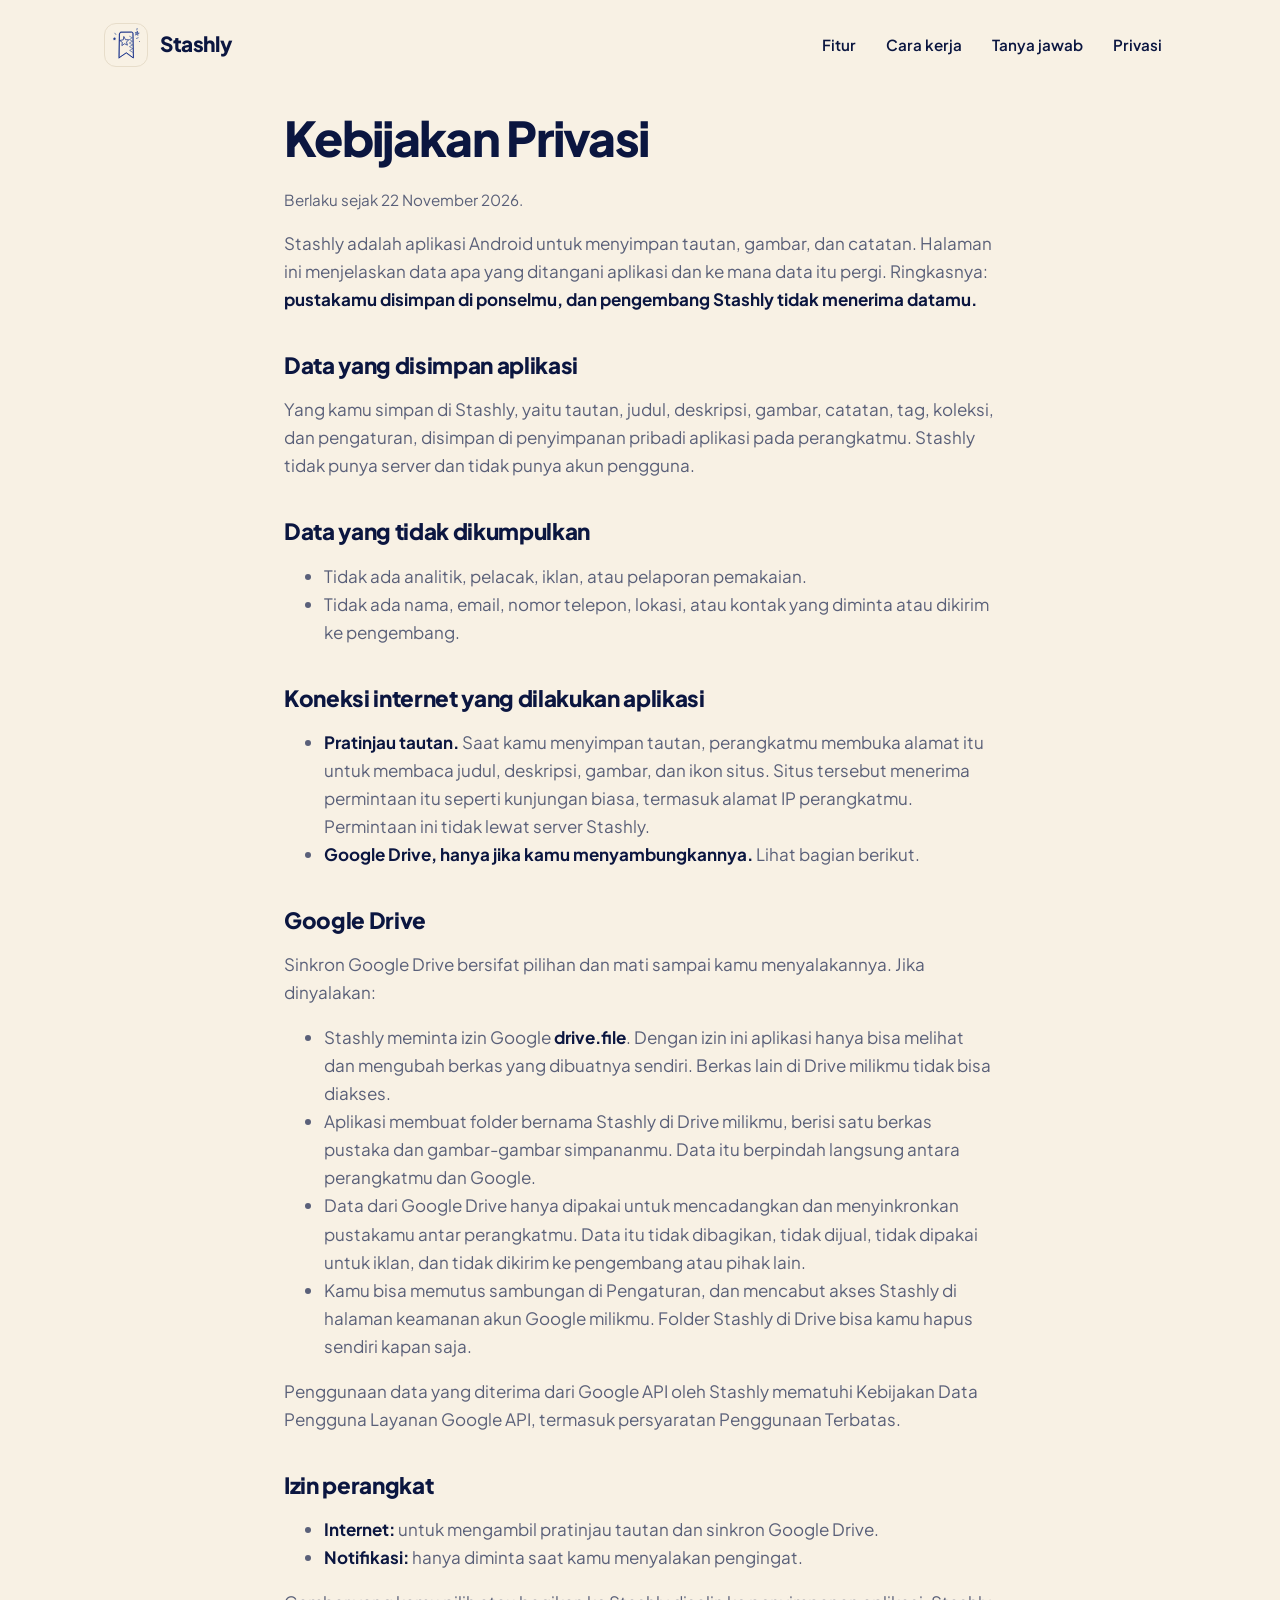
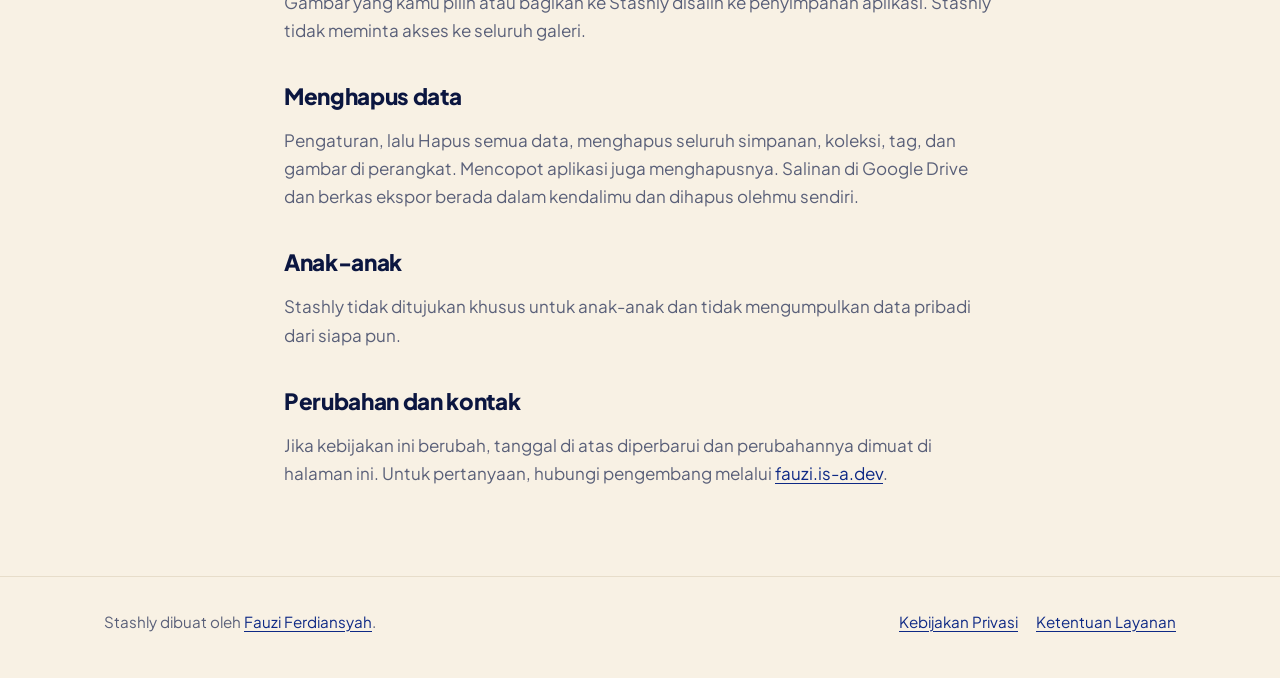
<file: privacy/index.html>
<!doctype html>
<html lang="id">
<head>
<meta charset="utf-8">
<meta name="viewport" content="width=device-width, initial-scale=1">
<title>Kebijakan Privasi Stashly</title>
<meta name="description" content="Data apa yang ditangani aplikasi Stashly, termasuk Google Drive, dan ke mana data itu pergi.">
<meta name="author" content="Fauzi Ferdiansyah">
<meta name="robots" content="index, follow">
<link rel="canonical" href="https://fauzi.is-a.dev/stashly/privacy/">
<meta property="og:site_name" content="Stashly">
<meta property="og:locale" content="id_ID">
<meta property="og:type" content="website">
<meta property="og:url" content="https://fauzi.is-a.dev/stashly/privacy/">
<meta property="og:title" content="Kebijakan Privasi Stashly">
<meta property="og:description" content="Data apa yang ditangani aplikasi Stashly, termasuk Google Drive, dan ke mana data itu pergi.">
<meta property="og:image" content="https://fauzi.is-a.dev/stashly/assets/og.png">
<meta property="og:image:width" content="1200">
<meta property="og:image:height" content="630">
<meta property="og:image:alt" content="Beranda aplikasi Stashly di ponsel Android">
<meta name="twitter:card" content="summary_large_image">
<meta name="twitter:title" content="Kebijakan Privasi Stashly">
<meta name="twitter:description" content="Data apa yang ditangani aplikasi Stashly, termasuk Google Drive, dan ke mana data itu pergi.">
<meta name="twitter:image" content="https://fauzi.is-a.dev/stashly/assets/og.png">
<meta name="theme-color" content="#f8f1e4" media="(prefers-color-scheme: light)">
<meta name="theme-color" content="#0d0f14" media="(prefers-color-scheme: dark)">
<link rel="icon" type="image/svg+xml" href="../assets/stashly-mark.svg">
<link rel="preload" href="../assets/plus-jakarta-sans.ttf" as="font" type="font/ttf" crossorigin>
<link rel="stylesheet" href="../assets/aos.css">
<link rel="stylesheet" href="../styles.css">
<noscript><style>[data-aos]{opacity:1!important;transform:none!important}</style></noscript>
<script type="application/ld+json">{"@context": "https://schema.org", "@type": "SoftwareApplication", "name": "Stashly", "operatingSystem": "Android 8.0+", "applicationCategory": "ProductivityApplication", "description": "Aplikasi Android untuk menyimpan tautan, gambar, dan catatan dari aplikasi mana pun ke pustaka pribadi di ponsel.", "url": "https://fauzi.is-a.dev/stashly/", "image": "https://fauzi.is-a.dev/stashly/assets/og.png", "inLanguage": ["id", "en"], "offers": {"@type": "Offer", "price": "0", "priceCurrency": "IDR"}, "author": {"@type": "Person", "name": "Fauzi Ferdiansyah", "url": "https://fauzi.is-a.dev/"}}</script>
</head>
<body>
<a class="skip" href="#isi">Langsung ke isi</a>
<header class="site">
  <div class="wrap">
    <a class="brand" href="../"><img src="../assets/stashly-mark.svg" alt="" width="40" height="40">Stashly</a>
    <nav aria-label="Utama">
      <ul>
        <li class="optional"><a href="../#fitur">Fitur</a></li>
        <li class="optional"><a href="../#cara">Cara kerja</a></li>
        <li><a href="../#tanya">Tanya jawab</a></li>
        <li><a href="../privacy/">Privasi</a></li>
      </ul>
    </nav>
  </div>
</header>
<main id="isi">
<div class="wrap doc">
  <h1>Kebijakan Privasi</h1>
  <p class="updated">Berlaku sejak 22 November 2026.</p>
  <p>Stashly adalah aplikasi Android untuk menyimpan tautan, gambar, dan catatan. Halaman ini menjelaskan data apa yang ditangani aplikasi dan ke mana data itu pergi. Ringkasnya: <strong>pustakamu disimpan di ponselmu, dan pengembang Stashly tidak menerima datamu.</strong></p>

  <h2>Data yang disimpan aplikasi</h2>
  <p>Yang kamu simpan di Stashly, yaitu tautan, judul, deskripsi, gambar, catatan, tag, koleksi, dan pengaturan, disimpan di penyimpanan pribadi aplikasi pada perangkatmu. Stashly tidak punya server dan tidak punya akun pengguna.</p>

  <h2>Data yang tidak dikumpulkan</h2>
  <ul>
    <li>Tidak ada analitik, pelacak, iklan, atau pelaporan pemakaian.</li>
    <li>Tidak ada nama, email, nomor telepon, lokasi, atau kontak yang diminta atau dikirim ke pengembang.</li>
  </ul>

  <h2>Koneksi internet yang dilakukan aplikasi</h2>
  <ul>
    <li><strong>Pratinjau tautan.</strong> Saat kamu menyimpan tautan, perangkatmu membuka alamat itu untuk membaca judul, deskripsi, gambar, dan ikon situs. Situs tersebut menerima permintaan itu seperti kunjungan biasa, termasuk alamat IP perangkatmu. Permintaan ini tidak lewat server Stashly.</li>
    <li><strong>Google Drive, hanya jika kamu menyambungkannya.</strong> Lihat bagian berikut.</li>
  </ul>

  <h2>Google Drive</h2>
  <p>Sinkron Google Drive bersifat pilihan dan mati sampai kamu menyalakannya. Jika dinyalakan:</p>
  <ul>
    <li>Stashly meminta izin Google <strong>drive.file</strong>. Dengan izin ini aplikasi hanya bisa melihat dan mengubah berkas yang dibuatnya sendiri. Berkas lain di Drive milikmu tidak bisa diakses.</li>
    <li>Aplikasi membuat folder bernama Stashly di Drive milikmu, berisi satu berkas pustaka dan gambar-gambar simpananmu. Data itu berpindah langsung antara perangkatmu dan Google.</li>
    <li>Data dari Google Drive hanya dipakai untuk mencadangkan dan menyinkronkan pustakamu antar perangkatmu. Data itu tidak dibagikan, tidak dijual, tidak dipakai untuk iklan, dan tidak dikirim ke pengembang atau pihak lain.</li>
    <li>Kamu bisa memutus sambungan di Pengaturan, dan mencabut akses Stashly di halaman keamanan akun Google milikmu. Folder Stashly di Drive bisa kamu hapus sendiri kapan saja.</li>
  </ul>
  <p>Penggunaan data yang diterima dari Google API oleh Stashly mematuhi Kebijakan Data Pengguna Layanan Google API, termasuk persyaratan Penggunaan Terbatas.</p>

  <h2>Izin perangkat</h2>
  <ul>
    <li><strong>Internet:</strong> untuk mengambil pratinjau tautan dan sinkron Google Drive.</li>
    <li><strong>Notifikasi:</strong> hanya diminta saat kamu menyalakan pengingat.</li>
  </ul>
  <p>Gambar yang kamu pilih atau bagikan ke Stashly disalin ke penyimpanan aplikasi. Stashly tidak meminta akses ke seluruh galeri.</p>

  <h2>Menghapus data</h2>
  <p>Pengaturan, lalu Hapus semua data, menghapus seluruh simpanan, koleksi, tag, dan gambar di perangkat. Mencopot aplikasi juga menghapusnya. Salinan di Google Drive dan berkas ekspor berada dalam kendalimu dan dihapus olehmu sendiri.</p>

  <h2>Anak-anak</h2>
  <p>Stashly tidak ditujukan khusus untuk anak-anak dan tidak mengumpulkan data pribadi dari siapa pun.</p>

  <h2>Perubahan dan kontak</h2>
  <p>Jika kebijakan ini berubah, tanggal di atas diperbarui dan perubahannya dimuat di halaman ini. Untuk pertanyaan, hubungi pengembang melalui <a href="https://fauzi.is-a.dev/">fauzi.is-a.dev</a>.</p>
</div>
</main>
<footer>
  <div class="wrap">
    <span>Stashly dibuat oleh <a href="https://fauzi.is-a.dev/">Fauzi Ferdiansyah</a>.</span>
    <ul>
      <li><a href="../privacy/">Kebijakan Privasi</a></li>
      <li><a href="../terms/">Ketentuan Layanan</a></li>
    </ul>
  </div>
</footer>
<script src="../assets/aos.js" defer></script>
<script>
  // Reveal sections once as they scroll in; skipped entirely when the visitor prefers reduced motion.
  window.addEventListener("DOMContentLoaded", function () {
    var still = window.matchMedia("(prefers-reduced-motion: reduce)").matches;
    if (window.AOS) AOS.init({ once: true, duration: 600, offset: 60, easing: "ease-out-cubic", disable: still });
  });
</script>
</body>
</html>
</file>
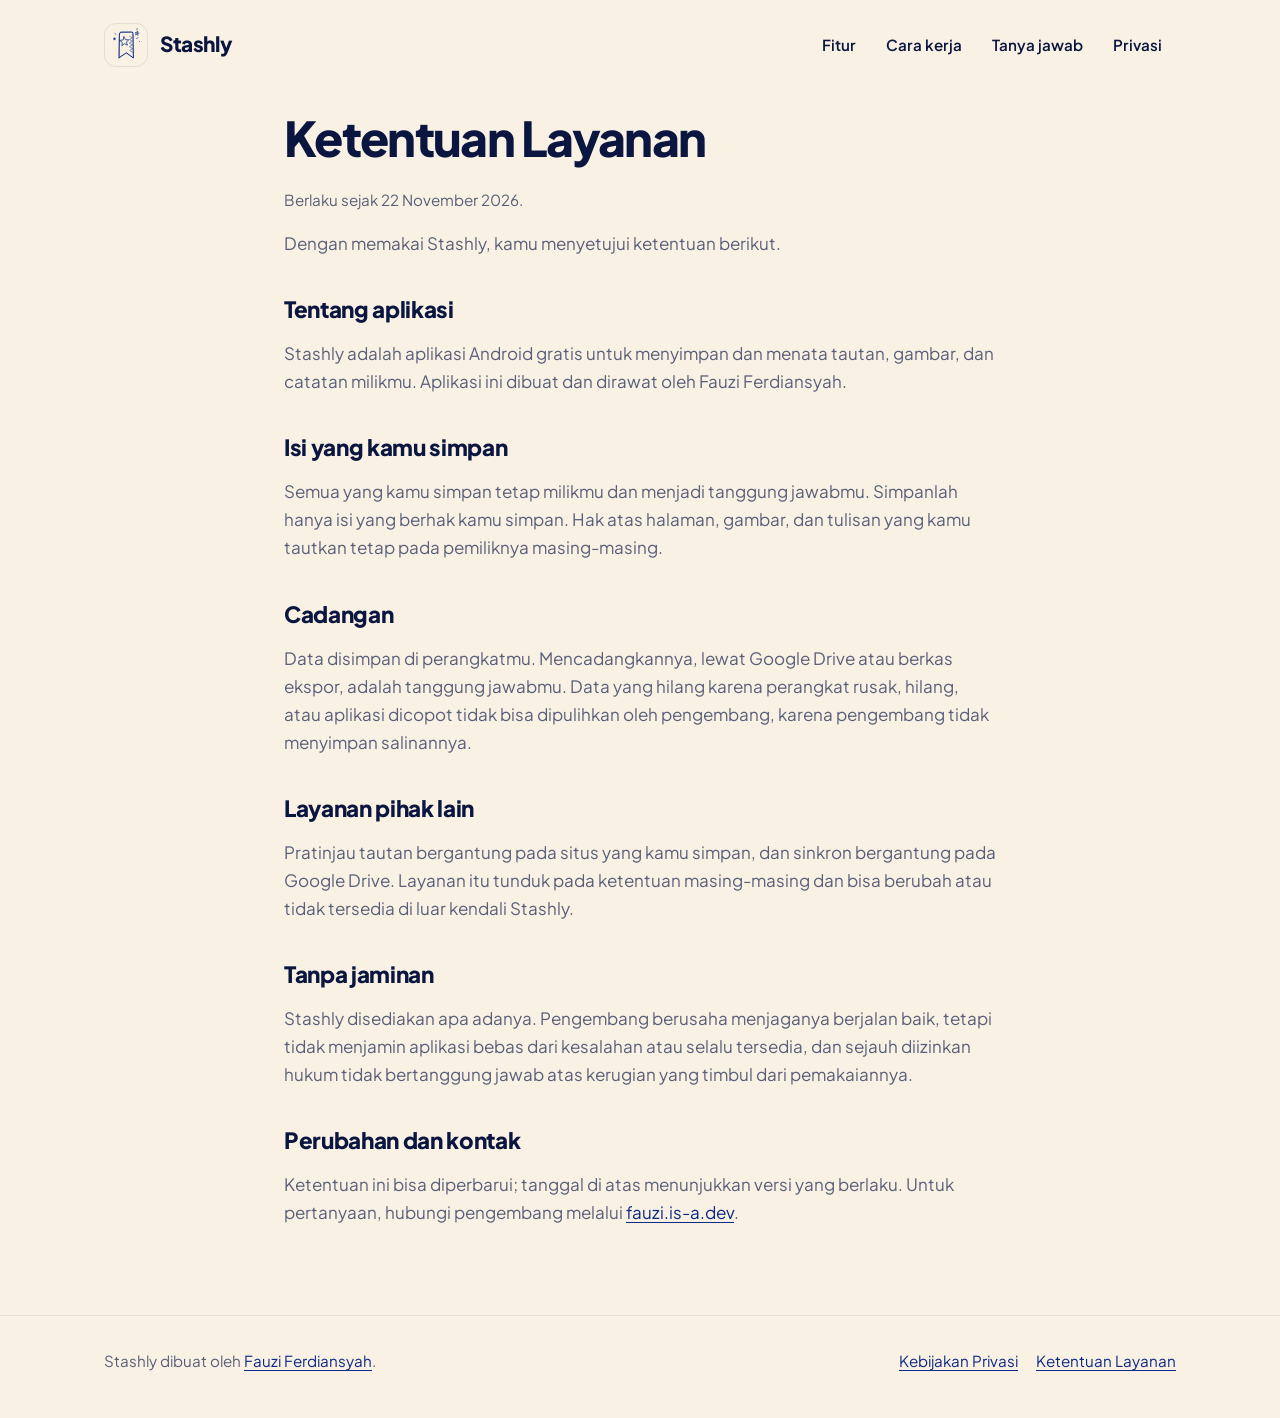
<file: terms/index.html>
<!doctype html>
<html lang="id">
<head>
<meta charset="utf-8">
<meta name="viewport" content="width=device-width, initial-scale=1">
<title>Ketentuan Layanan Stashly</title>
<meta name="description" content="Ketentuan pemakaian aplikasi Android Stashly.">
<meta name="author" content="Fauzi Ferdiansyah">
<meta name="robots" content="index, follow">
<link rel="canonical" href="https://fauzi.is-a.dev/stashly/terms/">
<meta property="og:site_name" content="Stashly">
<meta property="og:locale" content="id_ID">
<meta property="og:type" content="website">
<meta property="og:url" content="https://fauzi.is-a.dev/stashly/terms/">
<meta property="og:title" content="Ketentuan Layanan Stashly">
<meta property="og:description" content="Ketentuan pemakaian aplikasi Android Stashly.">
<meta property="og:image" content="https://fauzi.is-a.dev/stashly/assets/og.png">
<meta property="og:image:width" content="1200">
<meta property="og:image:height" content="630">
<meta property="og:image:alt" content="Beranda aplikasi Stashly di ponsel Android">
<meta name="twitter:card" content="summary_large_image">
<meta name="twitter:title" content="Ketentuan Layanan Stashly">
<meta name="twitter:description" content="Ketentuan pemakaian aplikasi Android Stashly.">
<meta name="twitter:image" content="https://fauzi.is-a.dev/stashly/assets/og.png">
<meta name="theme-color" content="#f8f1e4" media="(prefers-color-scheme: light)">
<meta name="theme-color" content="#0d0f14" media="(prefers-color-scheme: dark)">
<link rel="icon" type="image/svg+xml" href="../assets/stashly-mark.svg">
<link rel="preload" href="../assets/plus-jakarta-sans.ttf" as="font" type="font/ttf" crossorigin>
<link rel="stylesheet" href="../assets/aos.css">
<link rel="stylesheet" href="../styles.css">
<noscript><style>[data-aos]{opacity:1!important;transform:none!important}</style></noscript>
<script type="application/ld+json">{"@context": "https://schema.org", "@type": "SoftwareApplication", "name": "Stashly", "operatingSystem": "Android 8.0+", "applicationCategory": "ProductivityApplication", "description": "Aplikasi Android untuk menyimpan tautan, gambar, dan catatan dari aplikasi mana pun ke pustaka pribadi di ponsel.", "url": "https://fauzi.is-a.dev/stashly/", "image": "https://fauzi.is-a.dev/stashly/assets/og.png", "inLanguage": ["id", "en"], "offers": {"@type": "Offer", "price": "0", "priceCurrency": "IDR"}, "author": {"@type": "Person", "name": "Fauzi Ferdiansyah", "url": "https://fauzi.is-a.dev/"}}</script>
</head>
<body>
<a class="skip" href="#isi">Langsung ke isi</a>
<header class="site">
  <div class="wrap">
    <a class="brand" href="../"><img src="../assets/stashly-mark.svg" alt="" width="40" height="40">Stashly</a>
    <nav aria-label="Utama">
      <ul>
        <li class="optional"><a href="../#fitur">Fitur</a></li>
        <li class="optional"><a href="../#cara">Cara kerja</a></li>
        <li><a href="../#tanya">Tanya jawab</a></li>
        <li><a href="../privacy/">Privasi</a></li>
      </ul>
    </nav>
  </div>
</header>
<main id="isi">
<div class="wrap doc">
  <h1>Ketentuan Layanan</h1>
  <p class="updated">Berlaku sejak 22 November 2026.</p>
  <p>Dengan memakai Stashly, kamu menyetujui ketentuan berikut.</p>

  <h2>Tentang aplikasi</h2>
  <p>Stashly adalah aplikasi Android gratis untuk menyimpan dan menata tautan, gambar, dan catatan milikmu. Aplikasi ini dibuat dan dirawat oleh Fauzi Ferdiansyah.</p>

  <h2>Isi yang kamu simpan</h2>
  <p>Semua yang kamu simpan tetap milikmu dan menjadi tanggung jawabmu. Simpanlah hanya isi yang berhak kamu simpan. Hak atas halaman, gambar, dan tulisan yang kamu tautkan tetap pada pemiliknya masing-masing.</p>

  <h2>Cadangan</h2>
  <p>Data disimpan di perangkatmu. Mencadangkannya, lewat Google Drive atau berkas ekspor, adalah tanggung jawabmu. Data yang hilang karena perangkat rusak, hilang, atau aplikasi dicopot tidak bisa dipulihkan oleh pengembang, karena pengembang tidak menyimpan salinannya.</p>

  <h2>Layanan pihak lain</h2>
  <p>Pratinjau tautan bergantung pada situs yang kamu simpan, dan sinkron bergantung pada Google Drive. Layanan itu tunduk pada ketentuan masing-masing dan bisa berubah atau tidak tersedia di luar kendali Stashly.</p>

  <h2>Tanpa jaminan</h2>
  <p>Stashly disediakan apa adanya. Pengembang berusaha menjaganya berjalan baik, tetapi tidak menjamin aplikasi bebas dari kesalahan atau selalu tersedia, dan sejauh diizinkan hukum tidak bertanggung jawab atas kerugian yang timbul dari pemakaiannya.</p>

  <h2>Perubahan dan kontak</h2>
  <p>Ketentuan ini bisa diperbarui; tanggal di atas menunjukkan versi yang berlaku. Untuk pertanyaan, hubungi pengembang melalui <a href="https://fauzi.is-a.dev/">fauzi.is-a.dev</a>.</p>
</div>
</main>
<footer>
  <div class="wrap">
    <span>Stashly dibuat oleh <a href="https://fauzi.is-a.dev/">Fauzi Ferdiansyah</a>.</span>
    <ul>
      <li><a href="../privacy/">Kebijakan Privasi</a></li>
      <li><a href="../terms/">Ketentuan Layanan</a></li>
    </ul>
  </div>
</footer>
<script src="../assets/aos.js" defer></script>
<script>
  // Reveal sections once as they scroll in; skipped entirely when the visitor prefers reduced motion.
  window.addEventListener("DOMContentLoaded", function () {
    var still = window.matchMedia("(prefers-reduced-motion: reduce)").matches;
    if (window.AOS) AOS.init({ once: true, duration: 600, offset: 60, easing: "ease-out-cubic", disable: still });
  });
</script>
</body>
</html>
</file>
<file: styles.css>
@font-face {
  font-family: "Plus Jakarta Sans";
  src: url("assets/plus-jakarta-sans.ttf") format("truetype");
  font-weight: 200 800;
  font-display: swap;
}

:root {
  --canvas: #f8f1e4;
  --surface: #fffdf8;
  --band: #f2e9d8;
  --ink: #0b1640;
  --ink-muted: #5a6079;
  --hairline: #e7ddca;
  --primary: #0e2985;
  --on-primary: #f8f1e4;
  --primary-soft: #e3e7f6;
  --bezel: #0b1640;
  --pattern: rgba(14, 41, 133, 0.2);
  --device-shadow: 0 30px 60px -28px rgba(11, 22, 64, 0.45);
  --radius-control: 12px;
  --radius-tile: 20px;
  color-scheme: light dark;
}

@media (prefers-color-scheme: dark) {
  :root {
    --canvas: #0d0f14;
    --surface: #1b1f2a;
    --band: #12151c;
    --ink: #f4f1ea;
    --ink-muted: #a9afbf;
    --hairline: #323848;
    --primary: #a8b9ff;
    --on-primary: #0b1230;
    --primary-soft: #263465;
    --bezel: #2c3344;
    --pattern: rgba(168, 185, 255, 0.24);
    --device-shadow: 0 30px 60px -28px rgba(0, 0, 0, 0.8);
  }
}

* { box-sizing: border-box; }
html { scroll-behavior: smooth; scroll-padding-top: 24px; overflow-x: hidden; }
body {
  margin: 0; background: var(--canvas); color: var(--ink);
  font-family: "Plus Jakarta Sans", system-ui, sans-serif; font-size: 1.0625rem; line-height: 1.65;
  -webkit-font-smoothing: antialiased; overflow-x: hidden;
}
a { color: var(--primary); text-underline-offset: 3px; }
:focus-visible { outline: 3px solid var(--primary); outline-offset: 3px; border-radius: 6px; }
img { max-width: 100%; }

.skip { position: absolute; left: 16px; top: -60px; z-index: 10; background: var(--primary); color: var(--on-primary); padding: 10px 16px; border-radius: var(--radius-control); text-decoration: none; }
.skip:focus { top: 16px; }

.wrap { max-width: 1120px; margin: 0 auto; padding: 0 24px; }
.narrow-wrap { max-width: 800px; }

header.site { position: relative; z-index: 2; padding: 20px 0; }
header.site .wrap { display: flex; align-items: center; justify-content: space-between; gap: 16px; }
.brand { display: inline-flex; align-items: center; gap: 12px; color: var(--ink); text-decoration: none; font-weight: 800; font-size: 1.3rem; letter-spacing: -0.02em; }
.brand img { width: 44px; height: 44px; background: #f8f1e4; border-radius: var(--radius-control); border: 1px solid var(--hairline); }
nav ul { display: flex; gap: 2px; list-style: none; margin: 0; padding: 0; }
nav a { display: inline-block; padding: 12px 14px; color: var(--ink); text-decoration: none; font-weight: 600; font-size: 0.95rem; border-radius: var(--radius-control); transition: background-color 160ms ease; }
nav a:hover { background: var(--primary-soft); }

/* Hero */
.hero { position: relative; padding: 32px 0 96px; }
.backdrop {
  position: absolute; top: -90px; right: 0; width: min(640px, 100vw); height: 470px; color: var(--pattern); pointer-events: none;
  -webkit-mask-image: radial-gradient(circle at top right, #000 0%, transparent 72%);
  mask-image: radial-gradient(circle at top right, #000 0%, transparent 72%);
}
.hero-grid { position: relative; display: grid; grid-template-columns: minmax(0, 1.05fr) minmax(0, 0.95fr); gap: 48px; align-items: center; }
h1 { font-size: clamp(2.3rem, 5.2vw, 3.75rem); line-height: 1.04; letter-spacing: -0.035em; font-weight: 800; margin: 0 0 24px; }
.lead { font-size: 1.2rem; color: var(--ink-muted); max-width: 36rem; margin: 0 0 24px; }
.facts { display: flex; flex-wrap: wrap; gap: 10px; list-style: none; margin: 0 0 32px; padding: 0; }
.facts li { display: inline-flex; align-items: center; gap: 8px; padding: 8px 14px; background: var(--surface); border: 1px solid var(--hairline); border-radius: var(--radius-control); font-weight: 600; font-size: 0.95rem; }
.facts svg, .ticks svg { width: 18px; height: 18px; color: var(--primary); flex: none; stroke-width: 2.2; }
.actions { display: flex; flex-wrap: wrap; gap: 12px; }
.button { display: inline-flex; align-items: center; justify-content: center; min-height: 54px; padding: 12px 26px; border-radius: var(--radius-control); font-weight: 700; text-decoration: none; border: 1px solid transparent; transition: transform 160ms ease, background-color 160ms ease; }
.button:hover { transform: translateY(-2px); }
.button:active { transform: scale(0.97); }
.button.primary { background: var(--primary); color: var(--on-primary); }
.button.secondary { background: var(--surface); color: var(--ink); border-color: var(--ink-muted); }

/* Phone frame around real screenshots */
.stage { position: relative; display: flex; justify-content: center; align-items: flex-start; min-height: 580px; }
.stage.single { min-height: 0; }
.device { position: relative; width: 272px; padding: 6px; border-radius: 40px; background: var(--bezel); box-shadow: var(--device-shadow); align-self: flex-start; }
.device img { display: block; width: 100%; height: auto; border-radius: 34px; }
.stage .back { position: absolute; top: 36px; left: 50%; margin-left: -20px; transform: rotate(4deg); }
.stage .front { position: relative; margin-right: 130px; }
.stage.single .front { margin: 0; transform: none; }

/* Sections. Clipped sideways: tilted phones and slide-in animations must never widen the page. */
main { overflow-x: clip; }
section { padding: 88px 0; overflow-x: clip; }
.band { background: var(--band); border-block: 1px solid var(--hairline); }
.heading { max-width: 44rem; margin-bottom: 40px; }
h2 { font-size: clamp(1.8rem, 4vw, 2.75rem); line-height: 1.12; letter-spacing: -0.03em; font-weight: 800; margin: 0 0 14px; }
.heading p { color: var(--ink-muted); font-size: 1.1rem; margin: 0; }

.bento { display: grid; grid-template-columns: repeat(6, 1fr); gap: 16px; }
.tile { background: var(--surface); border: 1px solid var(--hairline); border-radius: var(--radius-tile); padding: 28px; transition: transform 200ms ease, border-color 200ms ease; }
.tile:hover { transform: translateY(-3px); border-color: var(--primary); }
.tile h3 { font-size: 1.2rem; margin: 0 0 8px; letter-spacing: -0.015em; }
.tile p { margin: 0; color: var(--ink-muted); font-size: 1rem; }
.tile.wide { grid-column: span 4; }
.tile.narrow { grid-column: span 2; }
.tile.half { grid-column: span 3; }
.tile.accent { background: var(--primary); border-color: var(--primary); color: var(--on-primary); }
.tile.accent p { color: var(--on-primary); opacity: 0.86; }
.tile svg { width: 44px; height: 44px; padding: 10px; border-radius: var(--radius-control); background: var(--primary-soft); color: var(--primary); margin-bottom: 18px; }
.tile.accent svg { background: rgba(255, 255, 255, 0.16); color: var(--on-primary); }

.split { display: grid; grid-template-columns: minmax(0, 0.8fr) minmax(0, 1.2fr); gap: 64px; align-items: center; }
.split.reverse { grid-template-columns: minmax(0, 1.2fr) minmax(0, 0.8fr); }
.ticks { list-style: none; margin: 0 0 24px; padding: 0; display: grid; gap: 14px; }
.ticks li { display: flex; gap: 12px; align-items: flex-start; color: var(--ink-muted); }
.ticks svg { margin-top: 5px; }
.ticks strong { color: var(--ink); }

.steps { counter-reset: step; list-style: none; margin: 0; padding: 0; display: grid; grid-template-columns: repeat(3, 1fr); gap: 16px; }
.steps li { counter-increment: step; background: var(--surface); border: 1px solid var(--hairline); border-radius: var(--radius-tile); padding: 28px; }
.steps li::before { content: counter(step); display: grid; place-items: center; width: 48px; height: 48px; margin-bottom: 18px; border-radius: var(--radius-control); background: var(--primary); color: var(--on-primary); font-weight: 800; font-size: 1.2rem; }
.steps h3 { margin: 0 0 6px; font-size: 1.2rem; letter-spacing: -0.015em; }
.steps p { margin: 0; color: var(--ink-muted); font-size: 1rem; }

details { background: var(--surface); border: 1px solid var(--hairline); border-radius: var(--radius-tile); padding: 0 24px; margin-bottom: 12px; }
details[open] { border-color: var(--primary); }
summary { cursor: pointer; padding: 20px 0; font-weight: 700; }
details p { margin: 0 0 22px; color: var(--ink-muted); }

footer { border-top: 1px solid var(--hairline); padding: 32px 0 44px; color: var(--ink-muted); font-size: 0.95rem; }
footer .wrap { display: flex; flex-wrap: wrap; gap: 12px 24px; justify-content: space-between; }
footer ul { display: flex; flex-wrap: wrap; gap: 4px 18px; list-style: none; margin: 0; padding: 0; }

/* Policy pages */
.doc { max-width: 760px; padding-top: 24px; padding-bottom: 72px; }
.doc h1 { font-size: clamp(2rem, 5vw, 3rem); }
.doc h2 { font-size: 1.4rem; margin-top: 40px; letter-spacing: -0.015em; }
.doc p, .doc li { color: var(--ink-muted); }
.doc strong { color: var(--ink); }
.doc .updated { font-size: 0.95rem; }

@media (max-width: 900px) {
  .hero { padding-bottom: 64px; }
  .hero-grid, .split, .split.reverse { grid-template-columns: minmax(0, 1fr); gap: 40px; }
  .split .stage { order: -1; }
  .stage { min-height: 500px; }
  .steps { grid-template-columns: 1fr; }
  .tile.wide, .tile.narrow, .tile.half { grid-column: span 6; }
  section { padding: 64px 0; }
}

@media (max-width: 560px) {
  .wrap { padding: 0 18px; }
  nav .optional { display: none; }
  nav a { padding: 12px 10px; }
  .device { width: 216px; border-radius: 32px; padding: 5px; }
  .device img { border-radius: 27px; }
  .stage { min-height: 440px; }
  .stage .front { margin-right: 84px; }
  .stage .back { margin-left: -24px; top: 34px; }
  .actions .button { flex: 1 1 auto; }
  .tile, .steps li { padding: 22px; }
}

@media (prefers-reduced-motion: reduce) {
  html { scroll-behavior: auto; }
  .button, .tile, nav a { transition: none; }
  .button:hover, .tile:hover { transform: none; }
}
</file>
